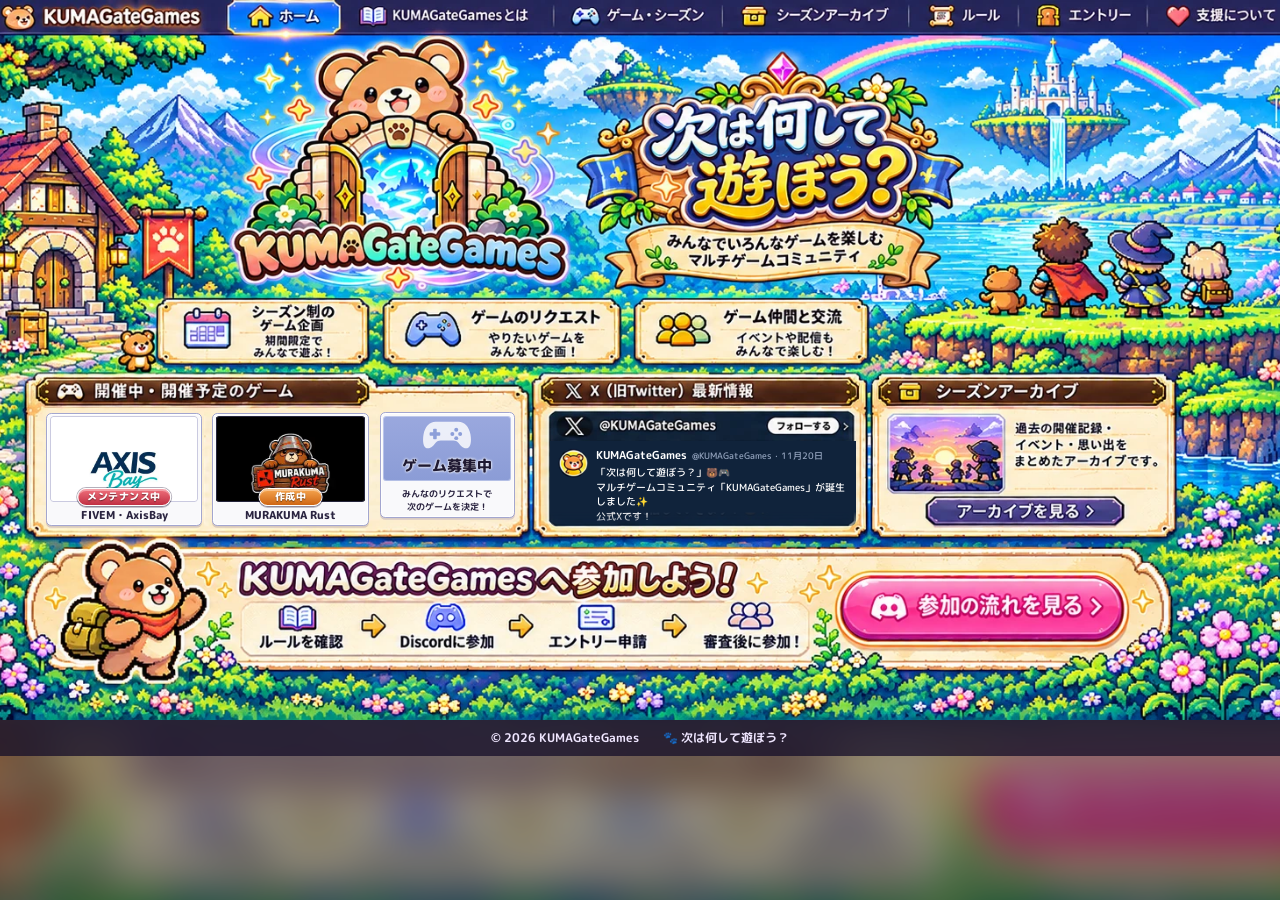
<file: index.html>
<!doctype html>
<html lang="ja">
<head>
<meta charset="utf-8"><meta name="viewport" content="width=device-width,initial-scale=1">
<meta name="theme-color" content="#2c2a59"><meta name="description" content="KUMAGateGamesは、みんなでいろいろなゲームを楽しむマルチゲームコミュニティ。次は何して遊ぼう？">
<meta property="og:title" content="KUMAGateGames｜次は何して遊ぼう？"><meta property="og:type" content="website"><meta property="og:image" content="https://kumagate.games/assets/logo.webp">
<title>KUMAGateGames｜次は何して遊ぼう？</title>
<link rel="icon" href="assets/favicon.png" type="image/png">
<link rel="preconnect" href="https://fonts.googleapis.com"><link rel="preconnect" href="https://fonts.gstatic.com" crossorigin>
<link rel="stylesheet" href="https://fonts.googleapis.com/css2?family=M+PLUS+Rounded+1c:wght@700;800&amp;display=swap">
<link rel="preload" as="image" href="assets/home-stage-wide.webp?v=2" media="(min-width:901px) and (min-aspect-ratio:13/10)">
<link rel="stylesheet" href="styles.css">
<script src="x-config.js" defer></script><script src="main.js" defer></script><script src="games-config.js" defer></script><script src="games-render.js" defer></script>
</head>
<body class="home">
<a href="#main" class="skip">メインコンテンツへ</a>
<!--
  PC（横長画面）: 横長の一枚絵 assets/home-stage-wide.webp（1916×821）の上に、
  リンク（透明）・ゲームカード・Xの投稿だけを重ねて表示します。
  位置は --x/--y/--w/--h に、絵の中のメニュー〜パネルが収まる範囲
  （絵の x=271〜1731、幅1460×高さ821）を基準にしたピクセル座標で書いています。
  （絵の中の座標 = x + 271、y はそのまま）
  スマホ（縦長画面）: 同じHTMLを縦に並べたレイアウトで表示します。
-->
<div class="stage">
<header class="topbar">
<a class="brand spot" href="index.html" style="--x:1;--y:3;--w:231;--h:34"><img src="assets/nav/brand.webp" width="232" height="35" alt="KUMAGateGames ホーム"></a>
<button class="menu-toggle" aria-label="メニューを開く" aria-controls="site-menu" aria-expanded="false">☰</button>
<nav id="site-menu" aria-label="メインナビゲーション">
<a class="spot nav-home active" aria-current="page" href="index.html" style="--x:259;--y:2;--w:130;--h:36"><img src="assets/nav/home.webp" width="31" height="27" alt=""><span>ホーム</span></a>
<a class="spot" href="about.html" style="--x:404;--y:3;--w:225;--h:34"><img src="assets/nav/about.webp" width="34" height="26" alt=""><span>KUMAGateGamesとは</span></a>
<a class="spot" href="games.html" style="--x:634;--y:3;--w:189;--h:34"><img src="assets/nav/games.webp" width="35" height="23" alt=""><span>ゲーム・シーズン</span></a>
<a class="spot" href="archive.html" style="--x:827;--y:3;--w:208;--h:34"><img src="assets/nav/archive.webp" width="32" height="27" alt=""><span>シーズンアーカイブ</span></a>
<a class="spot" href="rules.html" style="--x:1039;--y:3;--w:120;--h:34"><img src="assets/nav/rules.webp" width="32" height="29" alt=""><span>ルール</span></a>
<a class="spot" href="entry.html" style="--x:1163;--y:3;--w:144;--h:34"><img src="assets/nav/entry.webp" width="30" height="28" alt=""><span>エントリー</span></a>
<a class="spot" href="support.html" style="--x:1311;--y:3;--w:148;--h:34"><img src="assets/nav/support.webp" width="30" height="27" alt=""><span>支援について</span></a>
</nav>
</header>

<main id="main">
<section class="hero" aria-labelledby="hero-title">
<img class="hero-img" src="assets/home-hero.webp?v=2" width="1460" height="377" alt="クマのゲートと浮島の城が見えるドット絵の世界。「次は何して遊ぼう？」みんなでいろんなゲームを楽しむマルチゲームコミュニティ。" draggable="false">
<h1 id="hero-title" class="sr-only">KUMAGateGames　次は何して遊ぼう？　みんなでいろんなゲームを楽しむマルチゲームコミュニティ</h1>
<a class="spot hero-spot" href="games.html" style="--x:179;--y:342;--w:240;--h:70"><span>シーズン制のゲーム企画　期間限定でみんなで遊ぶ！</span></a>
<a class="spot hero-spot" href="games.html" style="--x:439;--y:342;--w:267;--h:70"><span>ゲームのリクエスト　やりたいゲームをみんなで企画！</span></a>
<a class="spot hero-spot" href="about.html" style="--x:724;--y:342;--w:265;--h:70"><span>ゲーム仲間と交流　イベントや配信もみんなで楽しむ！</span></a>
</section>

<section class="panel games-panel" id="games" aria-labelledby="games-title">
<h2 class="ribbon" id="games-title"><img src="assets/home-ribbon-games.webp" width="934" height="78" alt="開催中・開催予定のゲーム"></h2>
<!-- 中身は games-config.js から games-render.js が作ります（下は読み込み前の初期表示） -->
<div class="game-grid" id="game-grid">
<article class="game-card game-card--game scene-axisbay"><div class="game-art"><img src="assets/axisbay-card-v2.webp" alt="AxisBayのロゴ"></div><span class="status status--maintenance">メンテナンス中</span><strong class="game-title">FIVEM・AxisBay</strong></article>
<article class="game-card game-card--game scene-rust"><div class="game-art"><img src="assets/murakuma-card-prod.webp" alt="MURAKUMA Rustのロゴ"></div><span class="status status--building">作成中</span><strong class="game-title">MURAKUMA Rust</strong></article>
<article class="game-card game-card--request scene-request"><div class="req-top"><span class="req-icon" aria-hidden="true"></span><strong class="req-title">ゲーム募集中</strong></div><p class="req-text">みんなのリクエストで
次のゲームを決定！</p></article>
</div>
</section>

<section class="panel x-panel" id="news" aria-labelledby="x-title">
<h2 class="ribbon" id="x-title"><img src="assets/home-ribbon-x.webp" width="880" height="80" alt="X（旧Twitter）最新情報"></h2>
<div class="x-card">
<div class="x-head">
<a class="x-profile spot" id="x-link" href="https://x.com/KumaGateGames" target="_blank" rel="noopener noreferrer" style="--x:627;--y:469;--w:244;--h:33"><span class="x-logo" aria-hidden="true">𝕏</span><span class="x-handle">@KUMAGateGames</span><span class="sr-only">（公式Xのプロフィールを新しいタブで開く）</span></a>
<a class="x-follow spot" id="x-follow" href="https://x.com/intent/follow?screen_name=KumaGateGames" target="_blank" rel="noopener noreferrer" style="--x:873;--y:471;--w:98;--h:28"><span>フォローする</span><span class="sr-only">（Xでフォローの確認画面を開きます）</span></a>
</div>
<div class="x-body" id="x-feed" style="--x:627;--y:503;--w:349;--h:97">
<div class="x-fallback">
<img class="x-avatar" src="assets/home-x-avatar.webp" width="100" height="94" alt="">
<div><strong>KUMAGateGames</strong><span class="x-sub">@KUMAGateGames</span>
<p>KUMAGateGames 公式アカウントです！<br>これからのゲーム開催情報やイベントのお知らせなどを発信していきます！🐻✨</p></div>
</div>
</div>
</div>
</section>

<section class="panel archive-panel" id="archive" aria-labelledby="archive-title">
<h2 class="ribbon" id="archive-title"><img src="assets/home-ribbon-archive.webp" width="726" height="76" alt="シーズンアーカイブ"></h2>
<a class="archive-link spot" href="archive.html" style="--x:1009;--y:468;--w:326;--h:133">
<img class="archive-thumb" src="assets/home-archive-thumb.webp" width="160" height="111" alt="">
<span class="archive-text">過去の開催記録・イベント・思い出をまとめたアーカイブです。</span>
<span class="archive-button">アーカイブを見る ❯</span>
</a>
</section>

<section class="join" aria-labelledby="join-title">
<img class="join-bear" src="assets/home-join-bear.webp" width="472" height="398" alt="">
<h2 class="join-title" id="join-title"><span>KUMAGateGamesへ</span><span>参加しよう！</span></h2>
<ol class="join-steps">
<li><a class="spot" href="rules.html" style="--x:285;--y:683;--w:116;--h:62"><span aria-hidden="true">📖</span><span>ルールを確認</span></a></li>
<li><a class="spot" href="entry.html" style="--x:450;--y:683;--w:121;--h:62"><span aria-hidden="true">💬</span><span>Discordに参加</span></a></li>
<li><a class="spot" href="entry.html" style="--x:621;--y:683;--w:126;--h:62"><span aria-hidden="true">📝</span><span>エントリー申請</span></a></li>
<li><a class="spot" href="entry.html" style="--x:795;--y:683;--w:126;--h:62"><span aria-hidden="true">👥</span><span>審査後に参加！</span></a></li>
</ol>
<a class="join-button spot" href="entry.html" style="--x:957;--y:650;--w:334;--h:92"><span>参加の流れを見る ❯</span></a>
</section>
</main>
</div>
<footer class="footer"><span>© 2026 KUMAGateGames</span><span>🐾 次は何して遊ぼう？</span></footer>
</body>
</html>
</file>
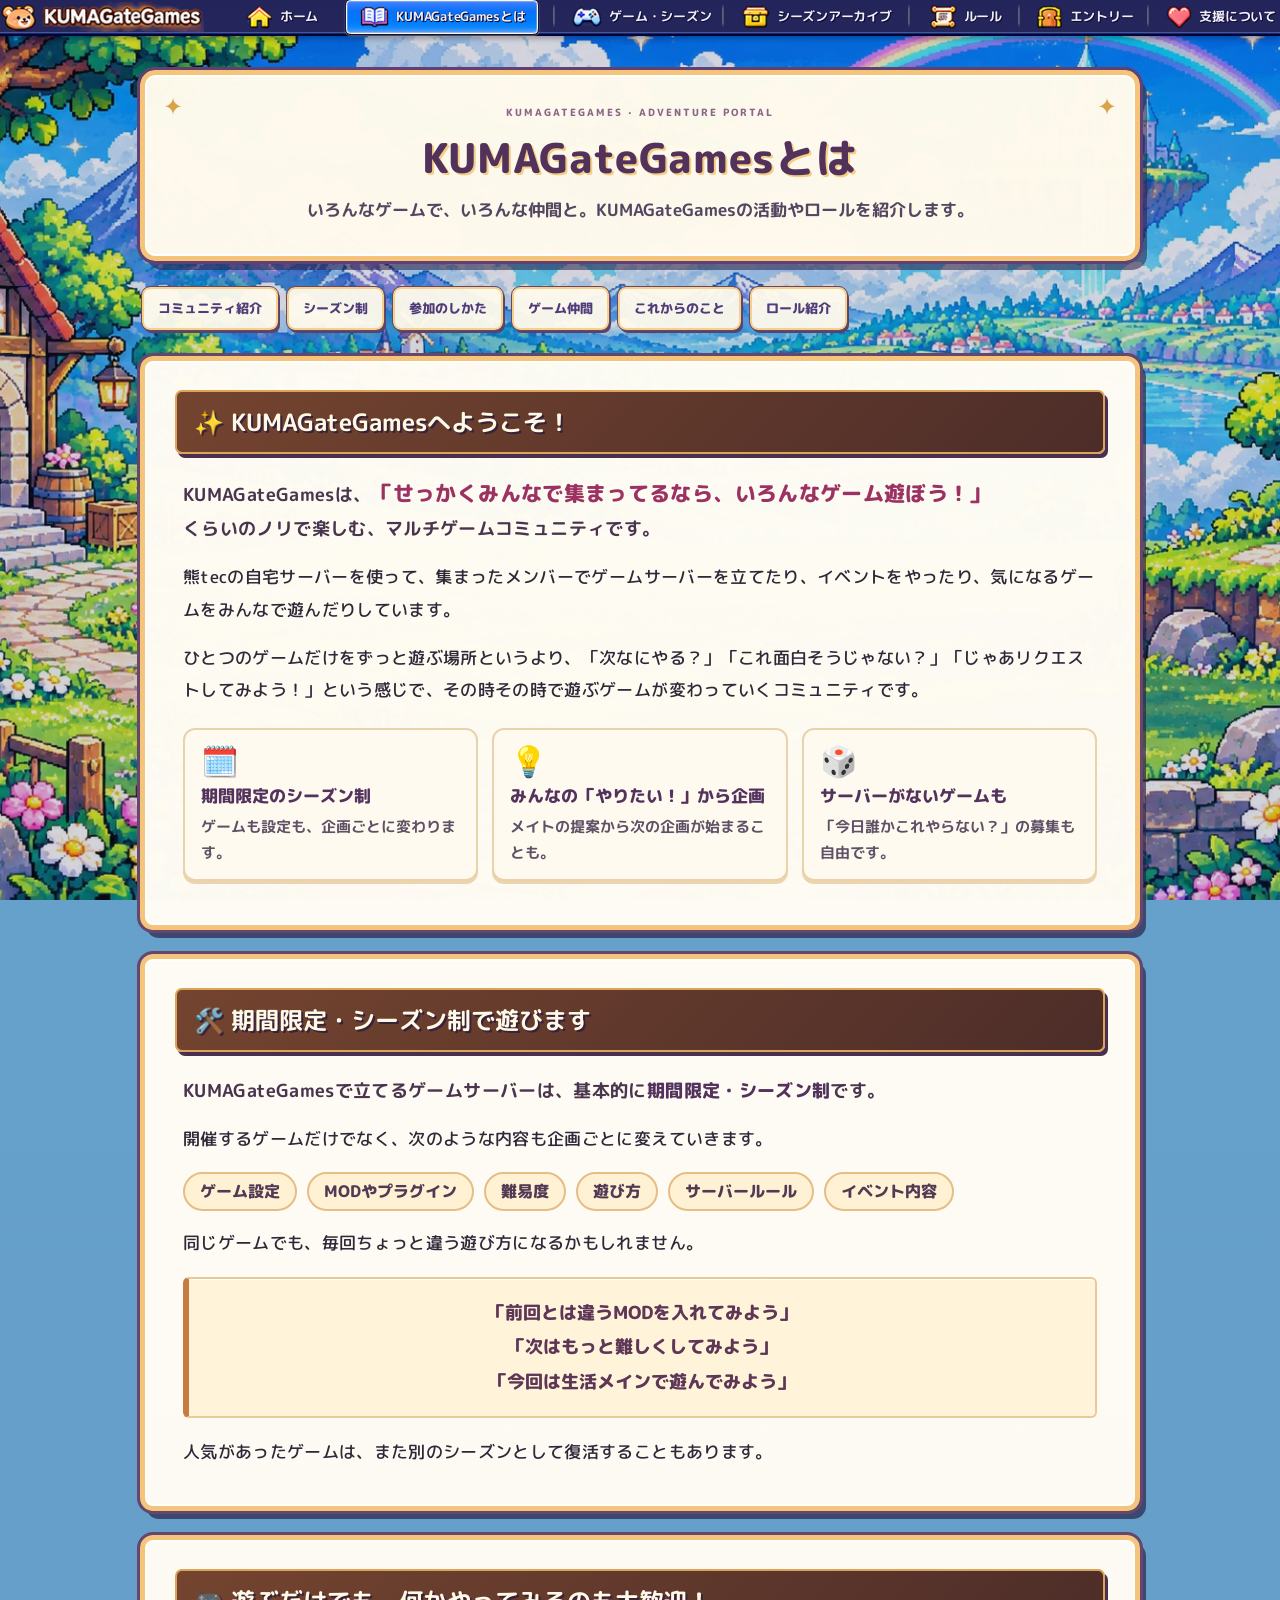
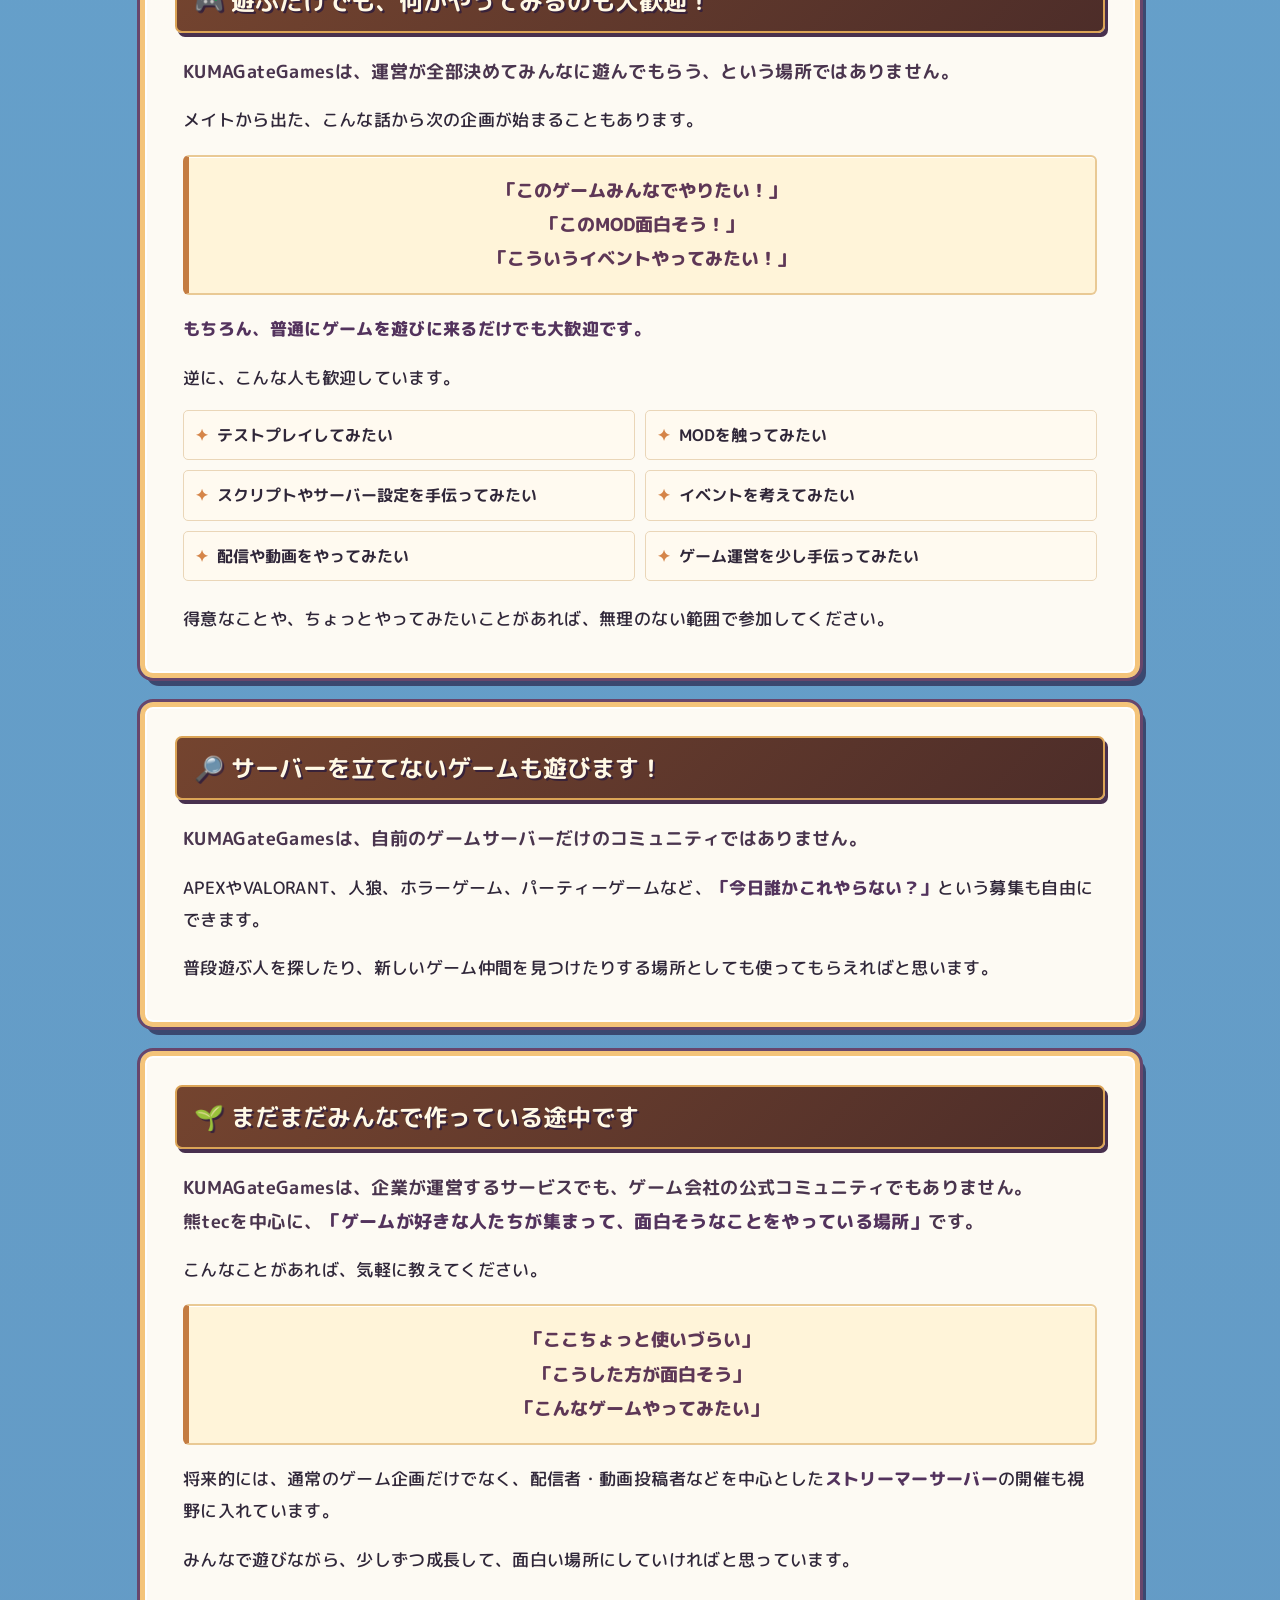
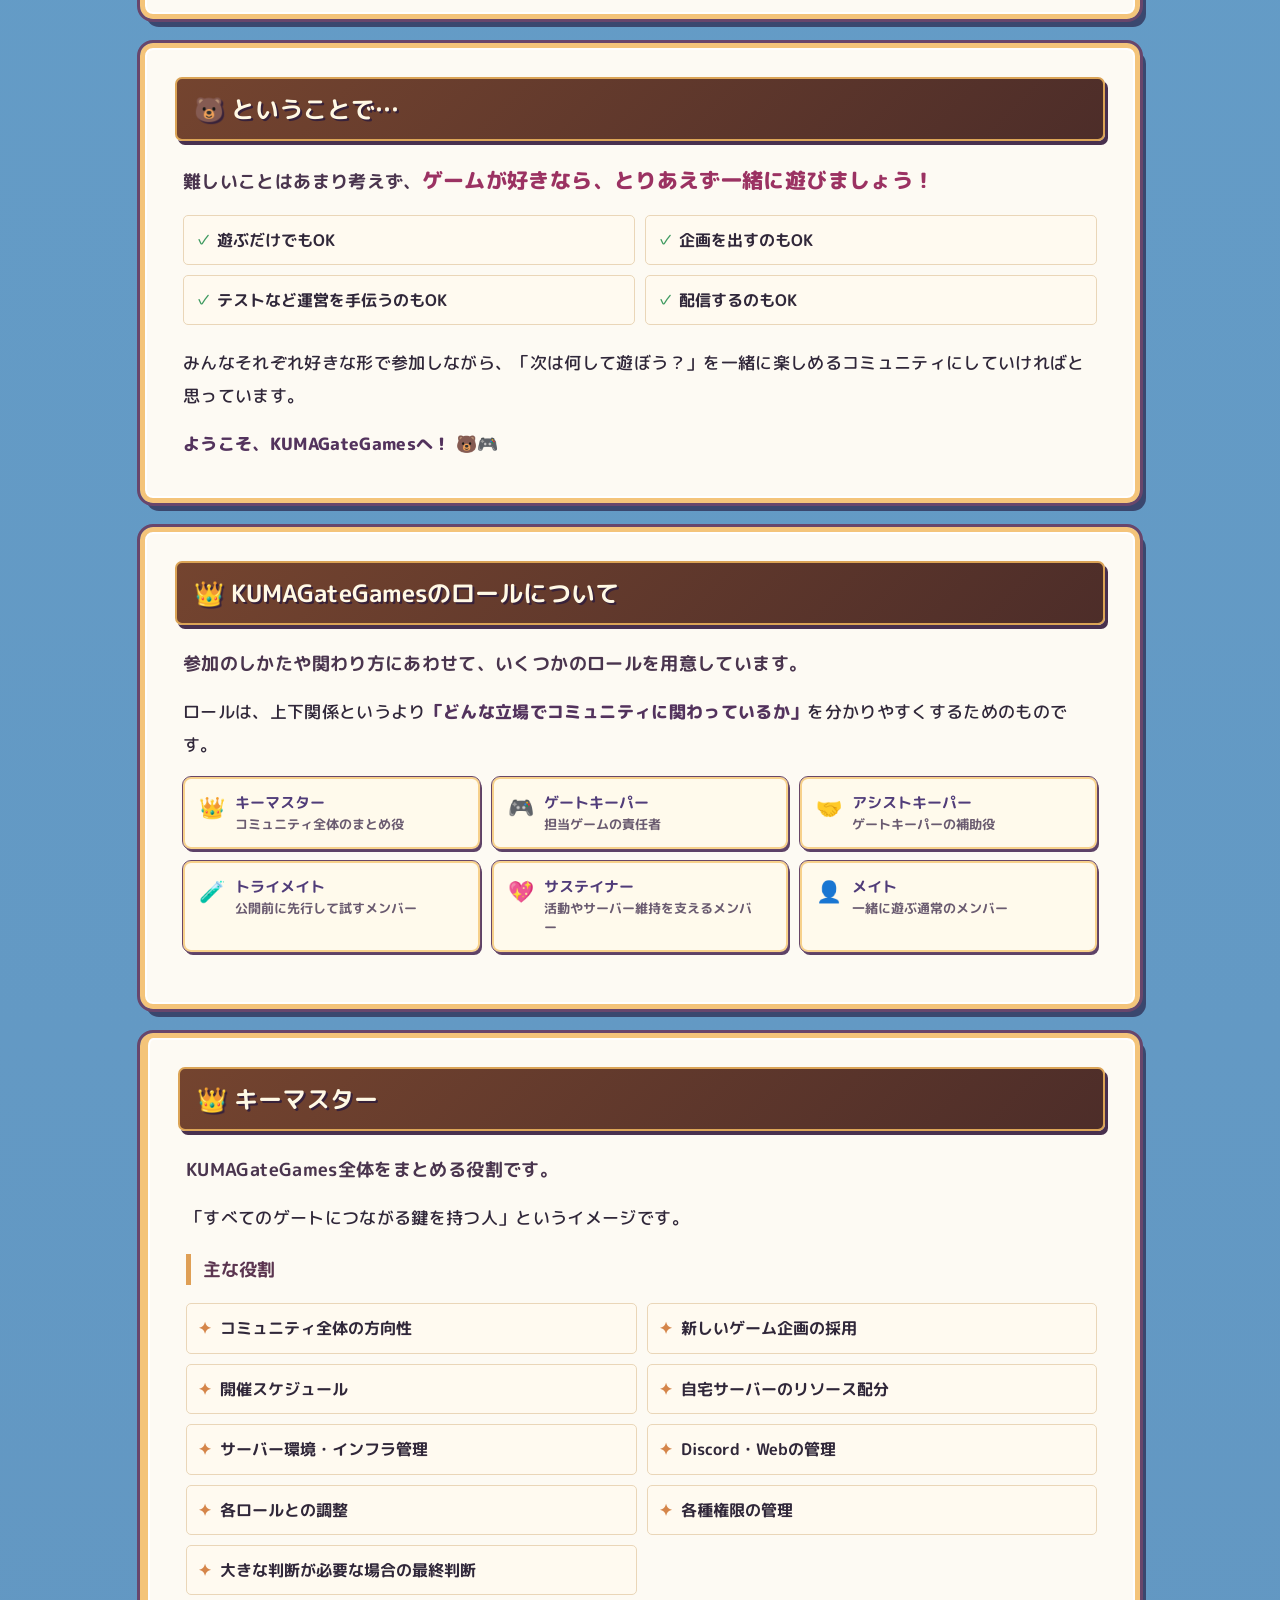
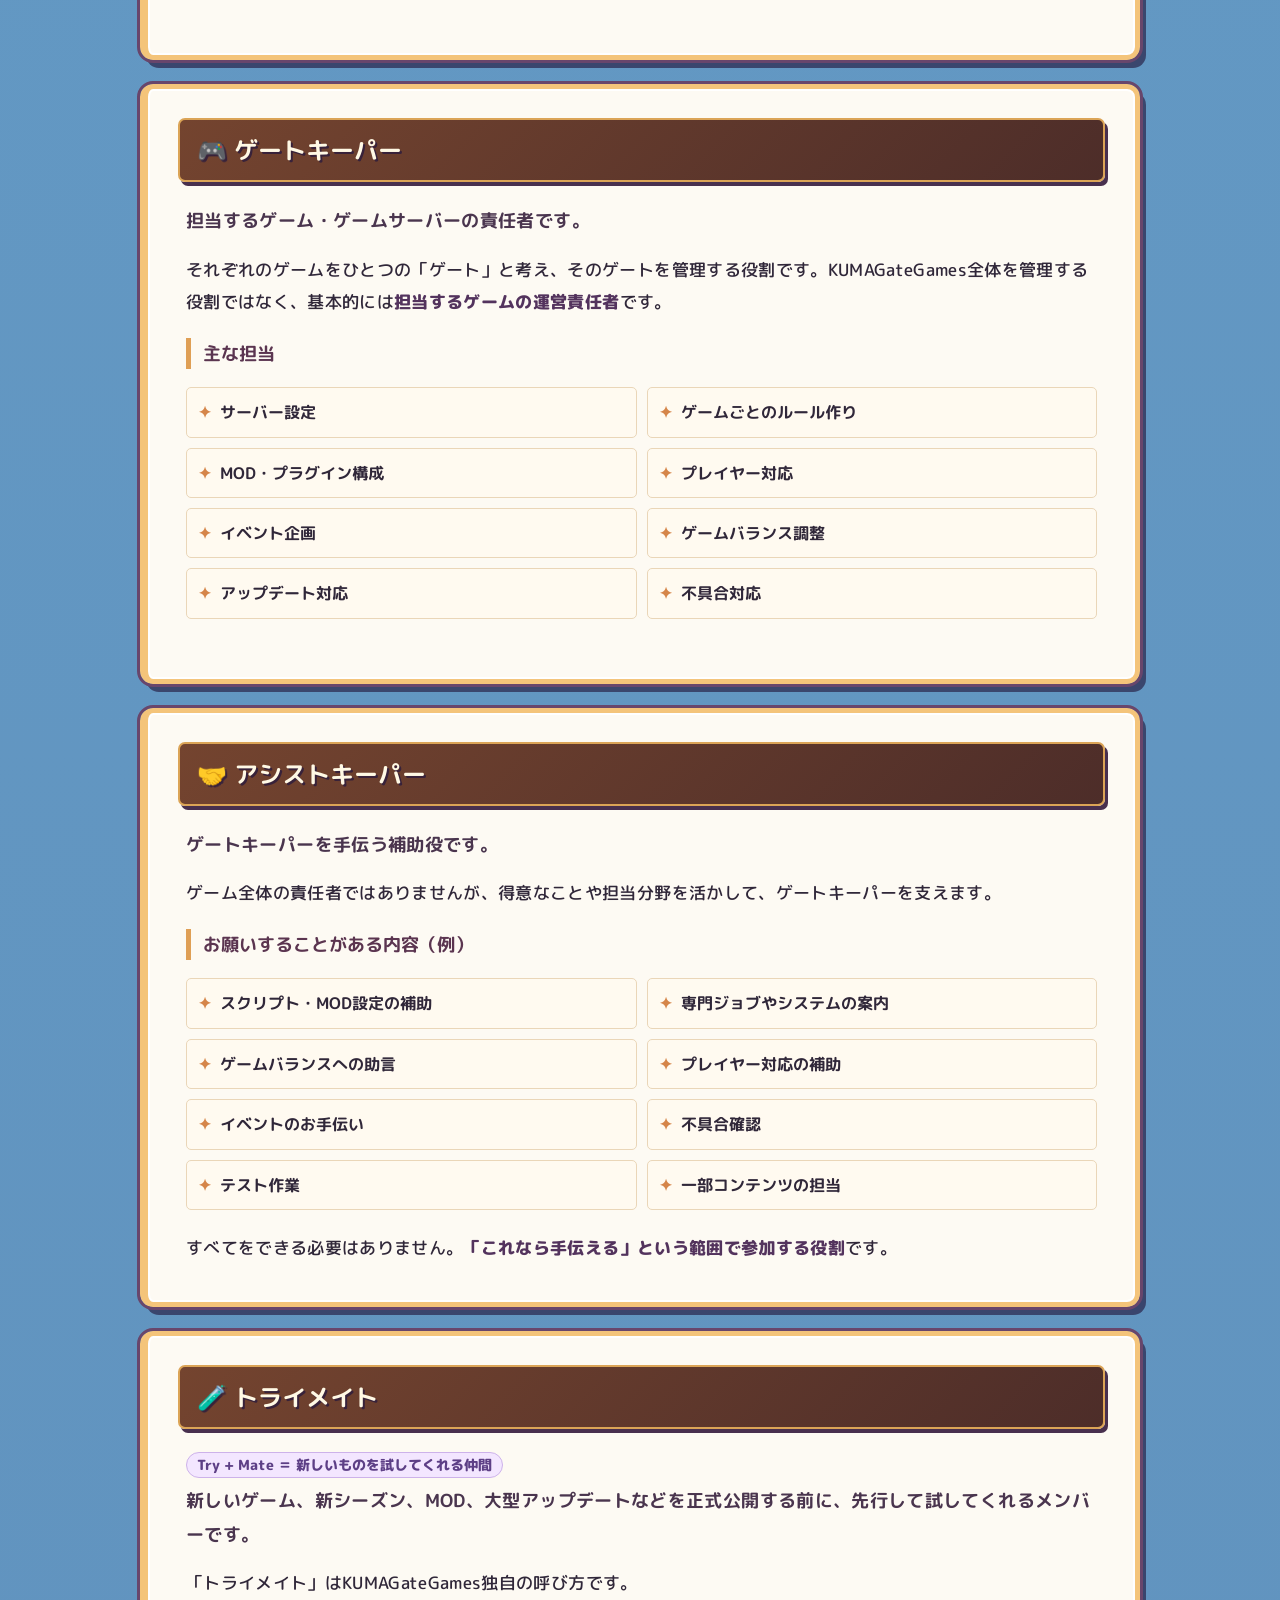
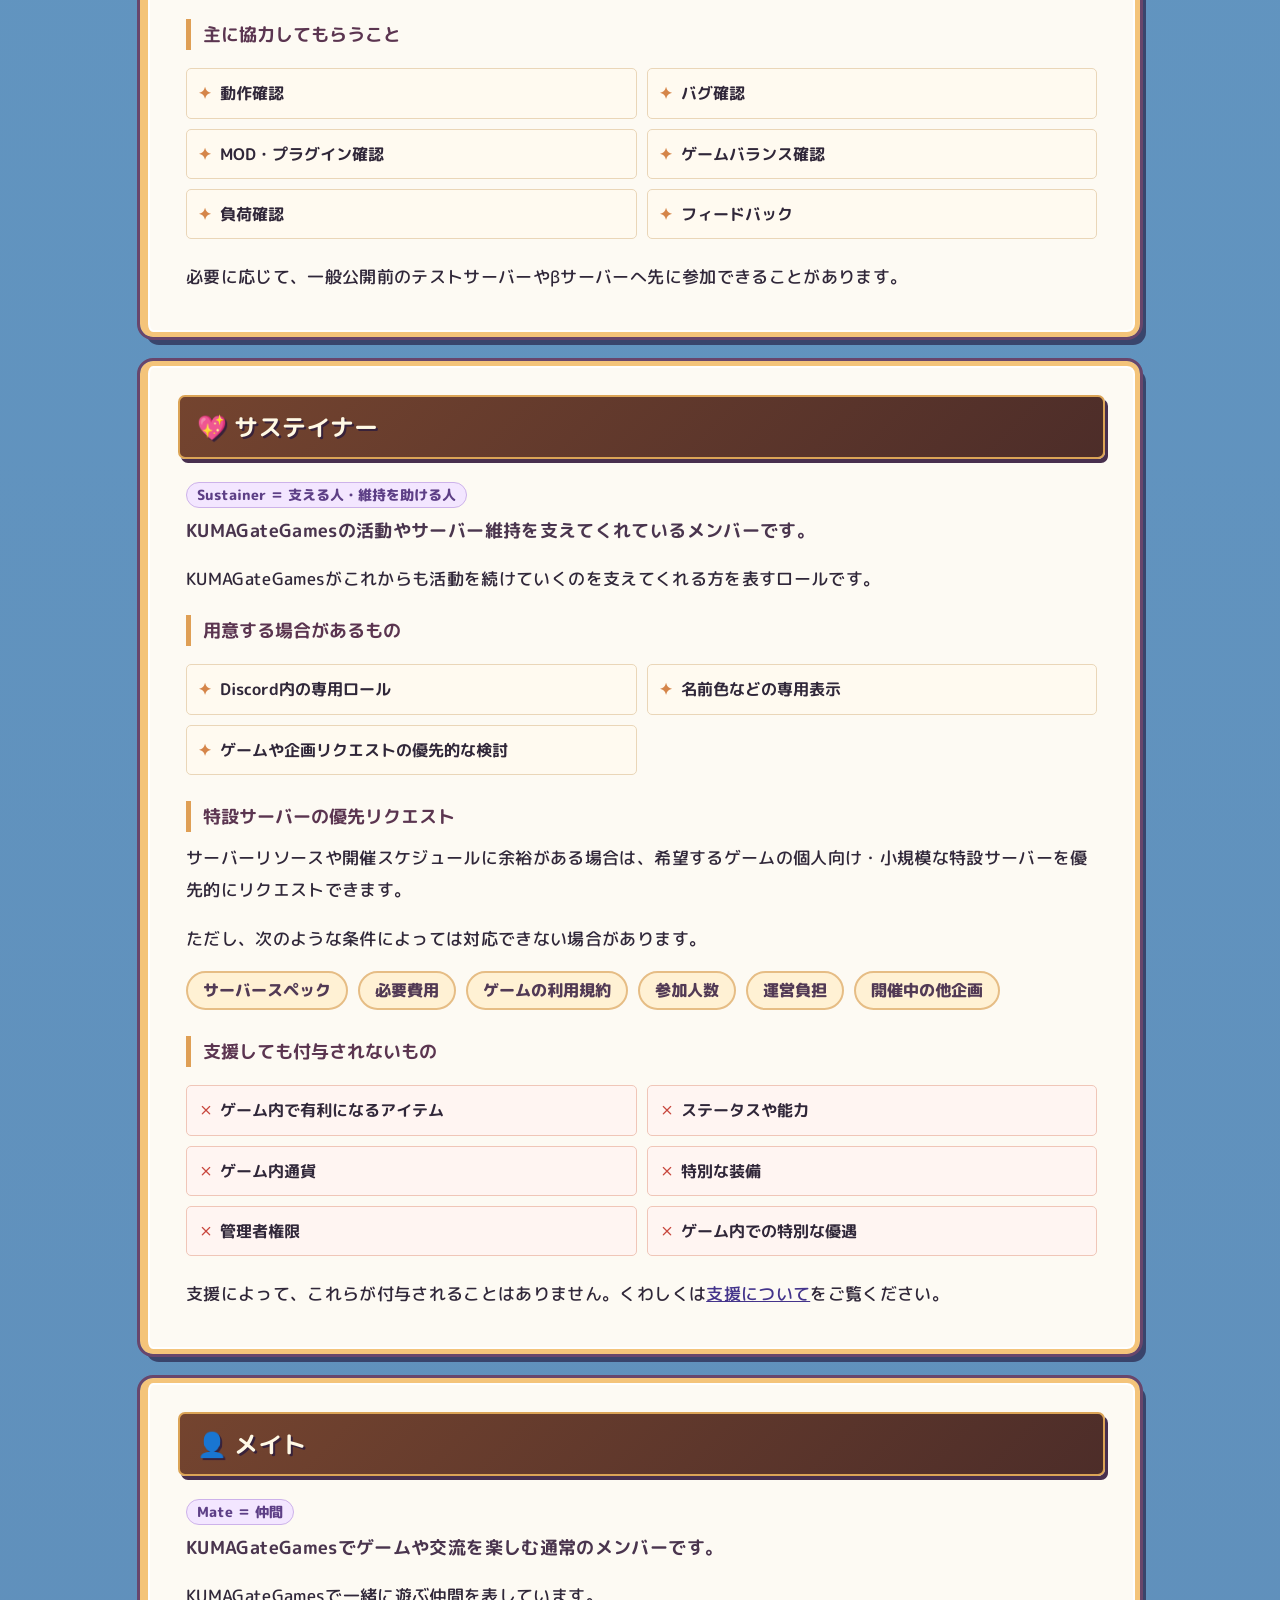
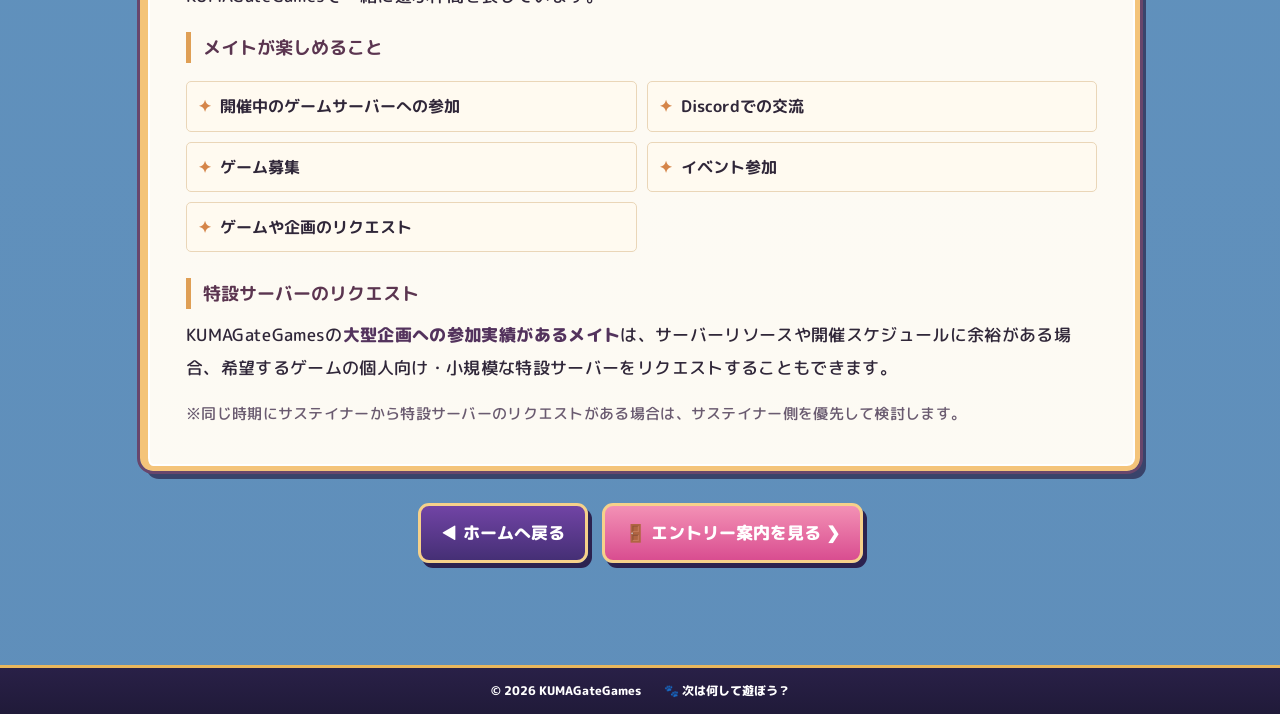
<file: about.html>
<!DOCTYPE html>

<html lang="ja"><head><meta charset="utf-8"/><meta content="width=device-width,initial-scale=1" name="viewport"/>
<meta content="#29204a" name="theme-color"/><meta content="いろんなゲームで、いろんな仲間と。KUMAGateGamesの活動やロールを紹介します。" name="description"/>
<title>KUMAGateGamesとは｜KUMAGateGames</title><link href="assets/favicon.png" rel="icon" type="image/png"/>
<link href="https://fonts.googleapis.com" rel="preconnect"/><link crossorigin="" href="https://fonts.gstatic.com" rel="preconnect"/><link href="https://fonts.googleapis.com/css2?family=M+PLUS+Rounded+1c:wght@400;500;700;800&amp;display=swap" rel="stylesheet"/><link href="subpage.css" rel="stylesheet"/><link href="nav.css" rel="stylesheet"/><script defer="" src="main.js"></script></head>
<body><a class="skip" href="#content">本文へ移動</a>
<header class="gnav"><div class="gnav-inner"><a class="gnav-brand" href="index.html"><img src="assets/nav/brand.webp" width="232" height="35" alt="KUMAGateGames ホーム"></a><button aria-controls="site-menu" aria-expanded="false" aria-label="メニューを開く" class="menu-toggle">☰</button><nav aria-label="メインナビゲーション" id="site-menu"><a href="index.html"><img src="assets/nav/home.webp" width="31" height="27" alt="" style="--iw:31"><span>ホーム</span></a><a href="about.html" aria-current="page" class="active"><img src="assets/nav/about.webp" width="34" height="26" alt="" style="--iw:34"><span>KUMAGateGamesとは</span></a><a href="games.html"><img src="assets/nav/games.webp" width="35" height="23" alt="" style="--iw:35"><span>ゲーム・シーズン</span></a><a href="archive.html"><img src="assets/nav/archive.webp" width="32" height="27" alt="" style="--iw:32"><span>シーズンアーカイブ</span></a><a href="rules.html"><img src="assets/nav/rules.webp" width="32" height="29" alt="" style="--iw:32"><span>ルール</span></a><a href="entry.html"><img src="assets/nav/entry.webp" width="30" height="28" alt="" style="--iw:30"><span>エントリー</span></a><a href="support.html"><img src="assets/nav/support.webp" width="30" height="27" alt="" style="--iw:30"><span>支援について</span></a></nav></div></header>
<div class="subworld"><main class="page-main page-about" id="content"><div class="page-banner"><span class="eyebrow">KUMAGATEGAMES · ADVENTURE PORTAL</span><h1>KUMAGateGamesとは</h1><p>いろんなゲームで、いろんな仲間と。KUMAGateGamesの活動やロールを紹介します。</p></div>
<div aria-label="ページ内目次" class="in-page-nav"><a href="#intro">コミュニティ紹介</a><a href="#season">シーズン制</a><a href="#play">参加のしかた</a><a href="#friends">ゲーム仲間</a><a href="#future">これからのこと</a><a href="#roles">ロール紹介</a></div>

<section class="content-panel article-section" id="intro"><h2>✨ KUMAGateGamesへようこそ！</h2>
<p class="section-lead">KUMAGateGamesは、<strong class="quoted">「せっかくみんなで集まってるなら、いろんなゲーム遊ぼう！」</strong><br>くらいのノリで楽しむ、マルチゲームコミュニティです。</p>
<p>熊tecの自宅サーバーを使って、集まったメンバーでゲームサーバーを立てたり、イベントをやったり、気になるゲームをみんなで遊んだりしています。</p>
<p>ひとつのゲームだけをずっと遊ぶ場所というより、「次なにやる？」「これ面白そうじゃない？」「じゃあリクエストしてみよう！」という感じで、その時その時で遊ぶゲームが変わっていくコミュニティです。</p>
<ul class="feature-cards">
<li><span class="fc-icon" aria-hidden="true">🗓️</span><strong>期間限定のシーズン制</strong><span>ゲームも設定も、企画ごとに変わります。</span></li>
<li><span class="fc-icon" aria-hidden="true">💡</span><strong>みんなの「やりたい！」から企画</strong><span>メイトの提案から次の企画が始まることも。</span></li>
<li><span class="fc-icon" aria-hidden="true">🎲</span><strong>サーバーがないゲームも</strong><span>「今日誰かこれやらない？」の募集も自由です。</span></li>
</ul>
</section>

<section class="content-panel article-section" id="season"><h2>🛠️ 期間限定・シーズン制で遊びます</h2>
<p class="section-lead">KUMAGateGamesで立てるゲームサーバーは、基本的に<strong>期間限定・シーズン制</strong>です。</p>
<p>開催するゲームだけでなく、次のような内容も企画ごとに変えていきます。</p>
<ul class="chip-list"><li>ゲーム設定</li><li>MODやプラグイン</li><li>難易度</li><li>遊び方</li><li>サーバールール</li><li>イベント内容</li></ul>
<p>同じゲームでも、毎回ちょっと違う遊び方になるかもしれません。</p>
<div class="quote-lines">「前回とは違うMODを入れてみよう」<br>「次はもっと難しくしてみよう」<br>「今回は生活メインで遊んでみよう」</div>
<p>人気があったゲームは、また別のシーズンとして復活することもあります。</p>
</section>

<section class="content-panel article-section" id="play"><h2>🎮 遊ぶだけでも、何かやってみるのも大歓迎！</h2>
<p class="section-lead">KUMAGateGamesは、運営が全部決めてみんなに遊んでもらう、という場所ではありません。</p>
<p>メイトから出た、こんな話から次の企画が始まることもあります。</p>
<div class="quote-lines">「このゲームみんなでやりたい！」<br>「このMOD面白そう！」<br>「こういうイベントやってみたい！」</div>
<p><strong>もちろん、普通にゲームを遊びに来るだけでも大歓迎です。</strong></p>
<p>逆に、こんな人も歓迎しています。</p>
<ul class="pixel-list dense-list"><li>テストプレイしてみたい</li><li>MODを触ってみたい</li><li>スクリプトやサーバー設定を手伝ってみたい</li><li>イベントを考えてみたい</li><li>配信や動画をやってみたい</li><li>ゲーム運営を少し手伝ってみたい</li></ul>
<p class="after-list">得意なことや、ちょっとやってみたいことがあれば、無理のない範囲で参加してください。</p>
</section>

<section class="content-panel article-section" id="friends"><h2>🔎 サーバーを立てないゲームも遊びます！</h2>
<p class="section-lead">KUMAGateGamesは、自前のゲームサーバーだけのコミュニティではありません。</p>
<p>APEXやVALORANT、人狼、ホラーゲーム、パーティーゲームなど、<strong>「今日誰かこれやらない？」</strong>という募集も自由にできます。</p>
<p>普段遊ぶ人を探したり、新しいゲーム仲間を見つけたりする場所としても使ってもらえればと思います。</p>
</section>

<section class="content-panel article-section" id="future"><h2>🌱 まだまだみんなで作っている途中です</h2>
<p class="section-lead">KUMAGateGamesは、企業が運営するサービスでも、ゲーム会社の公式コミュニティでもありません。<br>熊tecを中心に、<strong>「ゲームが好きな人たちが集まって、面白そうなことをやっている場所」</strong>です。</p>
<p>こんなことがあれば、気軽に教えてください。</p>
<div class="quote-lines">「ここちょっと使いづらい」<br>「こうした方が面白そう」<br>「こんなゲームやってみたい」</div>
<p>将来的には、通常のゲーム企画だけでなく、配信者・動画投稿者などを中心とした<strong>ストリーマーサーバー</strong>の開催も視野に入れています。</p>
<p>みんなで遊びながら、少しずつ成長して、面白い場所にしていければと思っています。</p>
</section>

<section class="content-panel article-section" id="closing"><h2>🐻 ということで…</h2>
<p class="section-lead">難しいことはあまり考えず、<strong class="quoted">ゲームが好きなら、とりあえず一緒に遊びましょう！</strong></p>
<ul class="pixel-list ok"><li>遊ぶだけでもOK</li><li>企画を出すのもOK</li><li>テストなど運営を手伝うのもOK</li><li>配信するのもOK</li></ul>
<p class="after-list">みんなそれぞれ好きな形で参加しながら、「次は何して遊ぼう？」を一緒に楽しめるコミュニティにしていければと思っています。</p>
<p><strong>ようこそ、KUMAGateGamesへ！ 🐻🎮</strong></p>
</section>

<section class="content-panel article-section" id="roles"><h2>👑 KUMAGateGamesのロールについて</h2>
<p class="section-lead">参加のしかたや関わり方にあわせて、いくつかのロールを用意しています。</p>
<p>ロールは、上下関係というより<strong>「どんな立場でコミュニティに関わっているか」</strong>を分かりやすくするためのものです。</p>
<div class="role-overview">
<a href="#role-0"><span aria-hidden="true">👑</span><span class="ro-text"><b>キーマスター</b><small>コミュニティ全体のまとめ役</small></span></a>
<a href="#role-1"><span aria-hidden="true">🎮</span><span class="ro-text"><b>ゲートキーパー</b><small>担当ゲームの責任者</small></span></a>
<a href="#role-2"><span aria-hidden="true">🤝</span><span class="ro-text"><b>アシストキーパー</b><small>ゲートキーパーの補助役</small></span></a>
<a href="#role-3"><span aria-hidden="true">🧪</span><span class="ro-text"><b>トライメイト</b><small>公開前に先行して試すメンバー</small></span></a>
<a href="#role-4"><span aria-hidden="true">💖</span><span class="ro-text"><b>サステイナー</b><small>活動やサーバー維持を支えるメンバー</small></span></a>
<a href="#role-5"><span aria-hidden="true">👤</span><span class="ro-text"><b>メイト</b><small>一緒に遊ぶ通常のメンバー</small></span></a>
</div>
</section>

<section class="content-panel article-section role-section" id="role-0"><h2>👑 キーマスター</h2>
<p class="section-lead">KUMAGateGames全体をまとめる役割です。</p>
<p>「すべてのゲートにつながる鍵を持つ人」というイメージです。</p>
<h3>主な役割</h3>
<ul class="pixel-list dense-list"><li>コミュニティ全体の方向性</li><li>新しいゲーム企画の採用</li><li>開催スケジュール</li><li>自宅サーバーのリソース配分</li><li>サーバー環境・インフラ管理</li><li>Discord・Webの管理</li><li>各ロールとの調整</li><li>各種権限の管理</li><li>大きな判断が必要な場合の最終判断</li></ul>
</section>

<section class="content-panel article-section role-section" id="role-1"><h2>🎮 ゲートキーパー</h2>
<p class="section-lead">担当するゲーム・ゲームサーバーの責任者です。</p>
<p>それぞれのゲームをひとつの「ゲート」と考え、そのゲートを管理する役割です。KUMAGateGames全体を管理する役割ではなく、基本的には<strong>担当するゲームの運営責任者</strong>です。</p>
<h3>主な担当</h3>
<ul class="pixel-list dense-list"><li>サーバー設定</li><li>ゲームごとのルール作り</li><li>MOD・プラグイン構成</li><li>プレイヤー対応</li><li>イベント企画</li><li>ゲームバランス調整</li><li>アップデート対応</li><li>不具合対応</li></ul>
</section>

<section class="content-panel article-section role-section" id="role-2"><h2>🤝 アシストキーパー</h2>
<p class="section-lead">ゲートキーパーを手伝う補助役です。</p>
<p>ゲーム全体の責任者ではありませんが、得意なことや担当分野を活かして、ゲートキーパーを支えます。</p>
<h3>お願いすることがある内容（例）</h3>
<ul class="pixel-list dense-list"><li>スクリプト・MOD設定の補助</li><li>専門ジョブやシステムの案内</li><li>ゲームバランスへの助言</li><li>プレイヤー対応の補助</li><li>イベントのお手伝い</li><li>不具合確認</li><li>テスト作業</li><li>一部コンテンツの担当</li></ul>
<p class="after-list">すべてをできる必要はありません。<strong>「これなら手伝える」という範囲で参加する役割</strong>です。</p>
</section>

<section class="content-panel article-section role-section" id="role-3"><h2>🧪 トライメイト</h2>
<span class="role-tag">Try + Mate ＝ 新しいものを試してくれる仲間</span>
<p class="section-lead">新しいゲーム、新シーズン、MOD、大型アップデートなどを正式公開する前に、先行して試してくれるメンバーです。</p>
<p>「トライメイト」はKUMAGateGames独自の呼び方です。</p>
<h3>主に協力してもらうこと</h3>
<ul class="pixel-list dense-list"><li>動作確認</li><li>バグ確認</li><li>MOD・プラグイン確認</li><li>ゲームバランス確認</li><li>負荷確認</li><li>フィードバック</li></ul>
<p class="after-list">必要に応じて、一般公開前のテストサーバーやβサーバーへ先に参加できることがあります。</p>
</section>

<section class="content-panel article-section role-section" id="role-4"><h2>💖 サステイナー</h2>
<span class="role-tag">Sustainer ＝ 支える人・維持を助ける人</span>
<p class="section-lead">KUMAGateGamesの活動やサーバー維持を支えてくれているメンバーです。</p>
<p>KUMAGateGamesがこれからも活動を続けていくのを支えてくれる方を表すロールです。</p>
<h3>用意する場合があるもの</h3>
<ul class="pixel-list"><li>Discord内の専用ロール</li><li>名前色などの専用表示</li><li>ゲームや企画リクエストの優先的な検討</li></ul>
<h3>特設サーバーの優先リクエスト</h3>
<p>サーバーリソースや開催スケジュールに余裕がある場合は、希望するゲームの個人向け・小規模な特設サーバーを優先的にリクエストできます。</p>
<p>ただし、次のような条件によっては対応できない場合があります。</p>
<ul class="chip-list"><li>サーバースペック</li><li>必要費用</li><li>ゲームの利用規約</li><li>参加人数</li><li>運営負担</li><li>開催中の他企画</li></ul>
<h3>支援しても付与されないもの</h3>
<ul class="pixel-list ng dense-list three"><li>ゲーム内で有利になるアイテム</li><li>ステータスや能力</li><li>ゲーム内通貨</li><li>特別な装備</li><li>管理者権限</li><li>ゲーム内での特別な優遇</li></ul>
<p class="after-list">支援によって、これらが付与されることはありません。くわしくは<a href="support.html">支援について</a>をご覧ください。</p>
</section>

<section class="content-panel article-section role-section" id="role-5"><h2>👤 メイト</h2>
<span class="role-tag">Mate ＝ 仲間</span>
<p class="section-lead">KUMAGateGamesでゲームや交流を楽しむ通常のメンバーです。</p>
<p>KUMAGateGamesで一緒に遊ぶ仲間を表しています。</p>
<h3>メイトが楽しめること</h3>
<ul class="pixel-list"><li>開催中のゲームサーバーへの参加</li><li>Discordでの交流</li><li>ゲーム募集</li><li>イベント参加</li><li>ゲームや企画のリクエスト</li></ul>
<h3>特設サーバーのリクエスト</h3>
<p>KUMAGateGamesの<strong>大型企画への参加実績があるメイト</strong>は、サーバーリソースや開催スケジュールに余裕がある場合、希望するゲームの個人向け・小規模な特設サーバーをリクエストすることもできます。</p>
<p class="muted">※同じ時期にサステイナーから特設サーバーのリクエストがある場合は、サステイナー側を優先して検討します。</p>
</section>
<div class="back-home"><a href="index.html">◀ ホームへ戻る</a><a href="entry.html">🚪 エントリー案内を見る ❯</a></div></main></div>
<footer class="subfooter">© 2026 KUMAGateGames <span>🐾 次は何して遊ぼう？</span></footer></body></html>
</file>
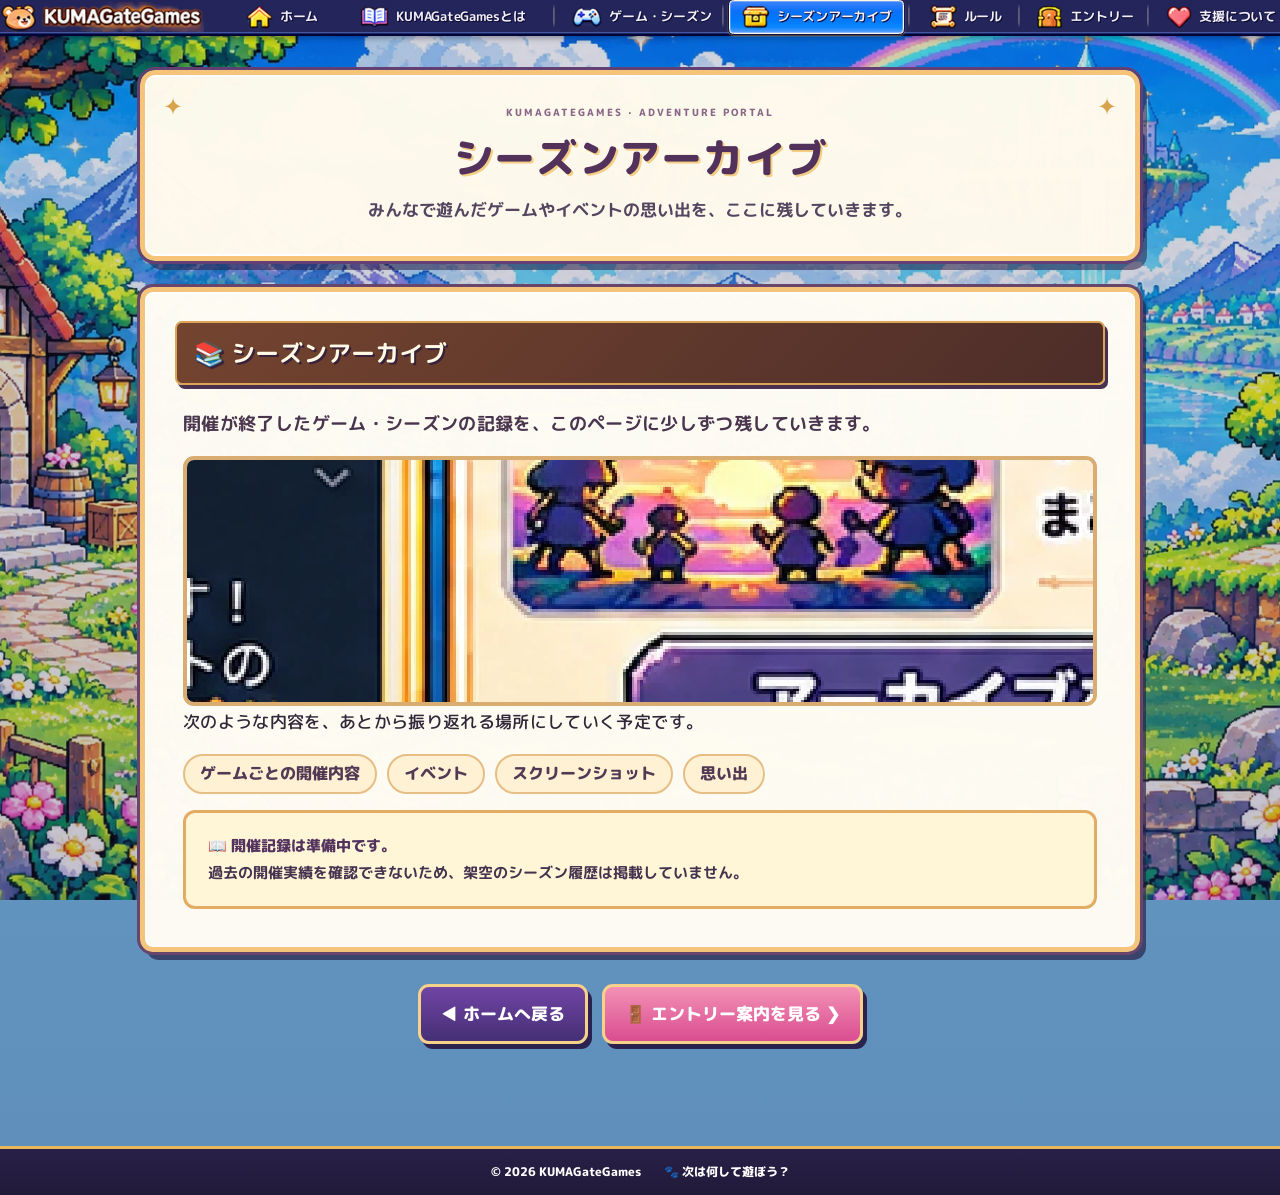
<file: archive.html>
<!DOCTYPE html>

<html lang="ja"><head><meta charset="utf-8"/><meta content="width=device-width,initial-scale=1" name="viewport"/>
<meta content="#29204a" name="theme-color"/><meta content="みんなで遊んだゲームやイベントの思い出を、ここに残していきます。" name="description"/>
<title>シーズンアーカイブ｜KUMAGateGames</title><link href="assets/favicon.png" rel="icon" type="image/png"/>
<link href="https://fonts.googleapis.com" rel="preconnect"/><link crossorigin="" href="https://fonts.gstatic.com" rel="preconnect"/><link href="https://fonts.googleapis.com/css2?family=M+PLUS+Rounded+1c:wght@400;500;700;800&amp;display=swap" rel="stylesheet"/><link href="subpage.css" rel="stylesheet"/><link href="nav.css" rel="stylesheet"/><script defer="" src="main.js"></script></head>
<body><a class="skip" href="#content">本文へ移動</a>
<header class="gnav"><div class="gnav-inner"><a class="gnav-brand" href="index.html"><img src="assets/nav/brand.webp" width="232" height="35" alt="KUMAGateGames ホーム"></a><button aria-controls="site-menu" aria-expanded="false" aria-label="メニューを開く" class="menu-toggle">☰</button><nav aria-label="メインナビゲーション" id="site-menu"><a href="index.html"><img src="assets/nav/home.webp" width="31" height="27" alt="" style="--iw:31"><span>ホーム</span></a><a href="about.html"><img src="assets/nav/about.webp" width="34" height="26" alt="" style="--iw:34"><span>KUMAGateGamesとは</span></a><a href="games.html"><img src="assets/nav/games.webp" width="35" height="23" alt="" style="--iw:35"><span>ゲーム・シーズン</span></a><a href="archive.html" aria-current="page" class="active"><img src="assets/nav/archive.webp" width="32" height="27" alt="" style="--iw:32"><span>シーズンアーカイブ</span></a><a href="rules.html"><img src="assets/nav/rules.webp" width="32" height="29" alt="" style="--iw:32"><span>ルール</span></a><a href="entry.html"><img src="assets/nav/entry.webp" width="30" height="28" alt="" style="--iw:30"><span>エントリー</span></a><a href="support.html"><img src="assets/nav/support.webp" width="30" height="27" alt="" style="--iw:30"><span>支援について</span></a></nav></div></header>
<div class="subworld"><main class="page-main page-archive" id="content"><div class="page-banner"><span class="eyebrow">KUMAGATEGAMES · ADVENTURE PORTAL</span><h1>シーズンアーカイブ</h1><p>みんなで遊んだゲームやイベントの思い出を、ここに残していきます。</p></div>

<section class="content-panel article-section"><h2>📚 シーズンアーカイブ</h2>
<p class="section-lead">開催が終了したゲーム・シーズンの記録を、このページに少しずつ残していきます。</p>
<img alt="仲間たちの冒険をイメージしたドット絵" class="wide-art" src="assets/archive-scene.webp">
<p>次のような内容を、あとから振り返れる場所にしていく予定です。</p>
<ul class="chip-list"><li>ゲームごとの開催内容</li><li>イベント</li><li>スクリーンショット</li><li>思い出</li></ul>
<div class="notice">📖 <strong>開催記録は準備中です。</strong><br>過去の開催実績を確認できないため、架空のシーズン履歴は掲載していません。</div>
</section>
<div class="back-home"><a href="index.html">◀ ホームへ戻る</a><a href="entry.html">🚪 エントリー案内を見る ❯</a></div></main></div>
<footer class="subfooter">© 2026 KUMAGateGames <span>🐾 次は何して遊ぼう？</span></footer></body></html>
</file>
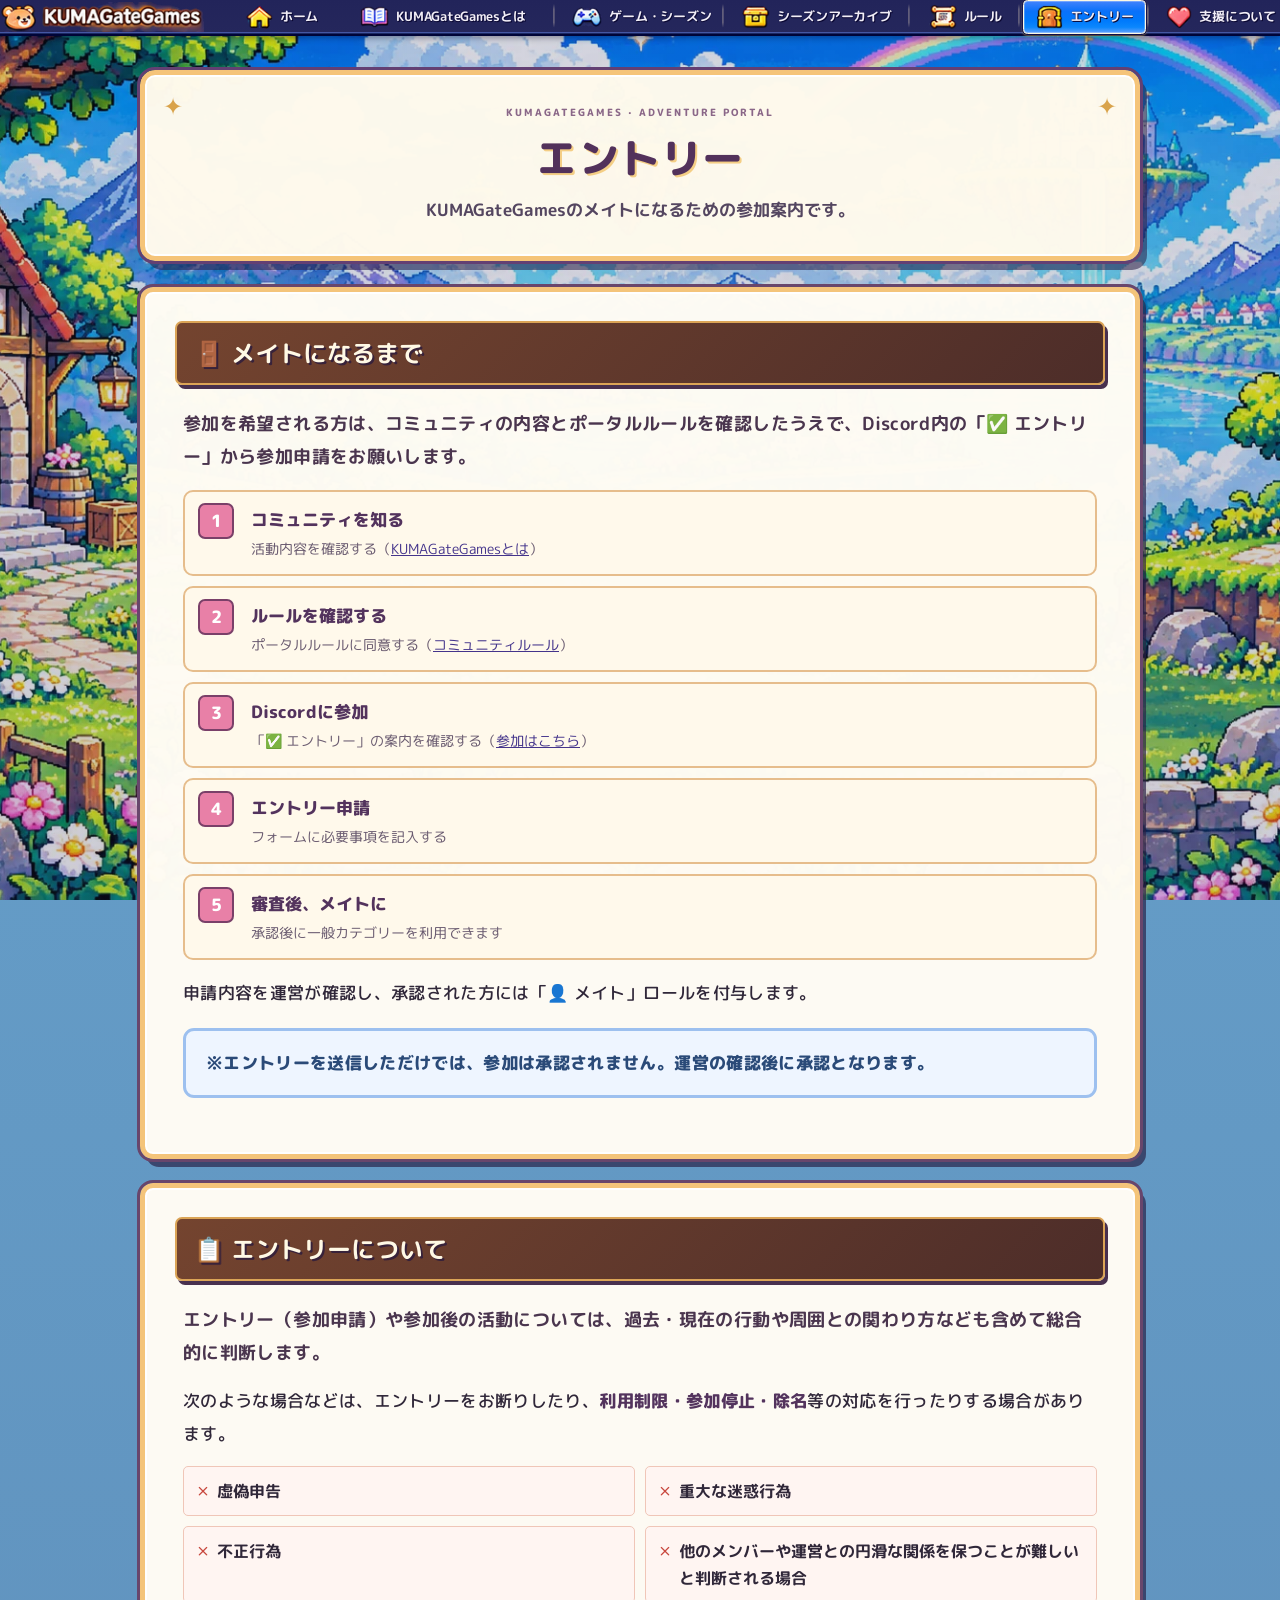
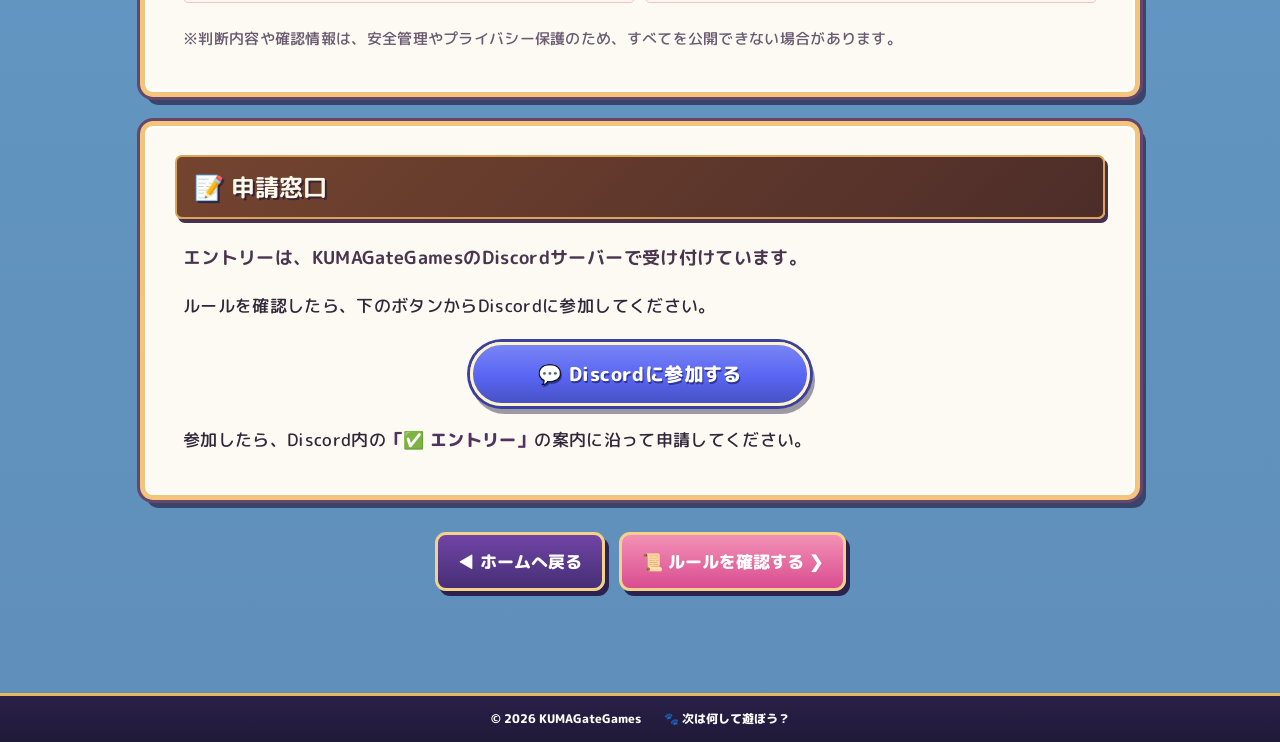
<file: entry.html>
<!DOCTYPE html>

<html lang="ja"><head><meta charset="utf-8"/><meta content="width=device-width,initial-scale=1" name="viewport"/>
<meta content="#29204a" name="theme-color"/><meta content="KUMAGateGamesのメイトになるための参加案内です。" name="description"/>
<title>エントリー｜KUMAGateGames</title><link href="assets/favicon.png" rel="icon" type="image/png"/>
<link href="https://fonts.googleapis.com" rel="preconnect"/><link crossorigin="" href="https://fonts.gstatic.com" rel="preconnect"/><link href="https://fonts.googleapis.com/css2?family=M+PLUS+Rounded+1c:wght@400;500;700;800&amp;display=swap" rel="stylesheet"/><link href="subpage.css" rel="stylesheet"/><link href="nav.css" rel="stylesheet"/><script defer="" src="main.js"></script></head>
<body><a class="skip" href="#content">本文へ移動</a>
<header class="gnav"><div class="gnav-inner"><a class="gnav-brand" href="index.html"><img src="assets/nav/brand.webp" width="232" height="35" alt="KUMAGateGames ホーム"></a><button aria-controls="site-menu" aria-expanded="false" aria-label="メニューを開く" class="menu-toggle">☰</button><nav aria-label="メインナビゲーション" id="site-menu"><a href="index.html"><img src="assets/nav/home.webp" width="31" height="27" alt="" style="--iw:31"><span>ホーム</span></a><a href="about.html"><img src="assets/nav/about.webp" width="34" height="26" alt="" style="--iw:34"><span>KUMAGateGamesとは</span></a><a href="games.html"><img src="assets/nav/games.webp" width="35" height="23" alt="" style="--iw:35"><span>ゲーム・シーズン</span></a><a href="archive.html"><img src="assets/nav/archive.webp" width="32" height="27" alt="" style="--iw:32"><span>シーズンアーカイブ</span></a><a href="rules.html"><img src="assets/nav/rules.webp" width="32" height="29" alt="" style="--iw:32"><span>ルール</span></a><a href="entry.html" aria-current="page" class="active"><img src="assets/nav/entry.webp" width="30" height="28" alt="" style="--iw:30"><span>エントリー</span></a><a href="support.html"><img src="assets/nav/support.webp" width="30" height="27" alt="" style="--iw:30"><span>支援について</span></a></nav></div></header>
<div class="subworld"><main class="page-main page-entry" id="content"><div class="page-banner"><span class="eyebrow">KUMAGATEGAMES · ADVENTURE PORTAL</span><h1>エントリー</h1><p>KUMAGateGamesのメイトになるための参加案内です。</p></div>

<section class="content-panel article-section" id="flow"><h2>🚪 メイトになるまで</h2>
<p class="section-lead">参加を希望される方は、コミュニティの内容とポータルルールを確認したうえで、Discord内の「✅ エントリー」から参加申請をお願いします。</p>
<ol class="steps-list"><li><strong>コミュニティを知る</strong><span>活動内容を確認する（<a href="about.html">KUMAGateGamesとは</a>）</span></li><li><strong>ルールを確認する</strong><span>ポータルルールに同意する（<a href="rules.html">コミュニティルール</a>）</span></li><li><strong>Discordに参加</strong><span>「✅ エントリー」の案内を確認する（<a href="#apply">参加はこちら</a>）</span></li><li><strong>エントリー申請</strong><span>フォームに必要事項を記入する</span></li><li><strong>審査後、メイトに</strong><span>承認後に一般カテゴリーを利用できます</span></li></ol>
<p>申請内容を運営が確認し、承認された方には「👤 メイト」ロールを付与します。</p>
<div class="callout blue"><p>※エントリーを送信しただけでは、参加は承認されません。運営の確認後に承認となります。</p></div>
</section>

<section class="content-panel article-section" id="entry-rule"><h2>📋 エントリーについて</h2>
<p class="section-lead">エントリー（参加申請）や参加後の活動については、過去・現在の行動や周囲との関わり方なども含めて総合的に判断します。</p>
<p>次のような場合などは、エントリーをお断りしたり、<strong>利用制限・参加停止・除名</strong>等の対応を行ったりする場合があります。</p>
<ul class="pixel-list ng"><li>虚偽申告</li><li>重大な迷惑行為</li><li>不正行為</li><li>他のメンバーや運営との円滑な関係を保つことが難しいと判断される場合</li></ul>
<p class="after-list muted">※判断内容や確認情報は、安全管理やプライバシー保護のため、すべてを公開できない場合があります。</p>
</section>

<section class="content-panel article-section" id="apply"><h2>📝 申請窓口</h2>
<p class="section-lead">エントリーは、KUMAGateGamesのDiscordサーバーで受け付けています。</p>
<p>ルールを確認したら、下のボタンからDiscordに参加してください。</p>
<div class="discord-cta"><a class="discord-button" href="https://discord.gg/xZHfUC2eR2" target="_blank" rel="noopener noreferrer">💬 Discordに参加する<span class="sr-only">（新しいタブで開きます）</span></a></div>
<p>参加したら、Discord内の<strong>「✅ エントリー」</strong>の案内に沿って申請してください。</p>
</section>
<div class="back-home"><a href="index.html">◀ ホームへ戻る</a><a href="rules.html">📜 ルールを確認する ❯</a></div></main></div>
<footer class="subfooter">© 2026 KUMAGateGames <span>🐾 次は何して遊ぼう？</span></footer></body></html>
</file>
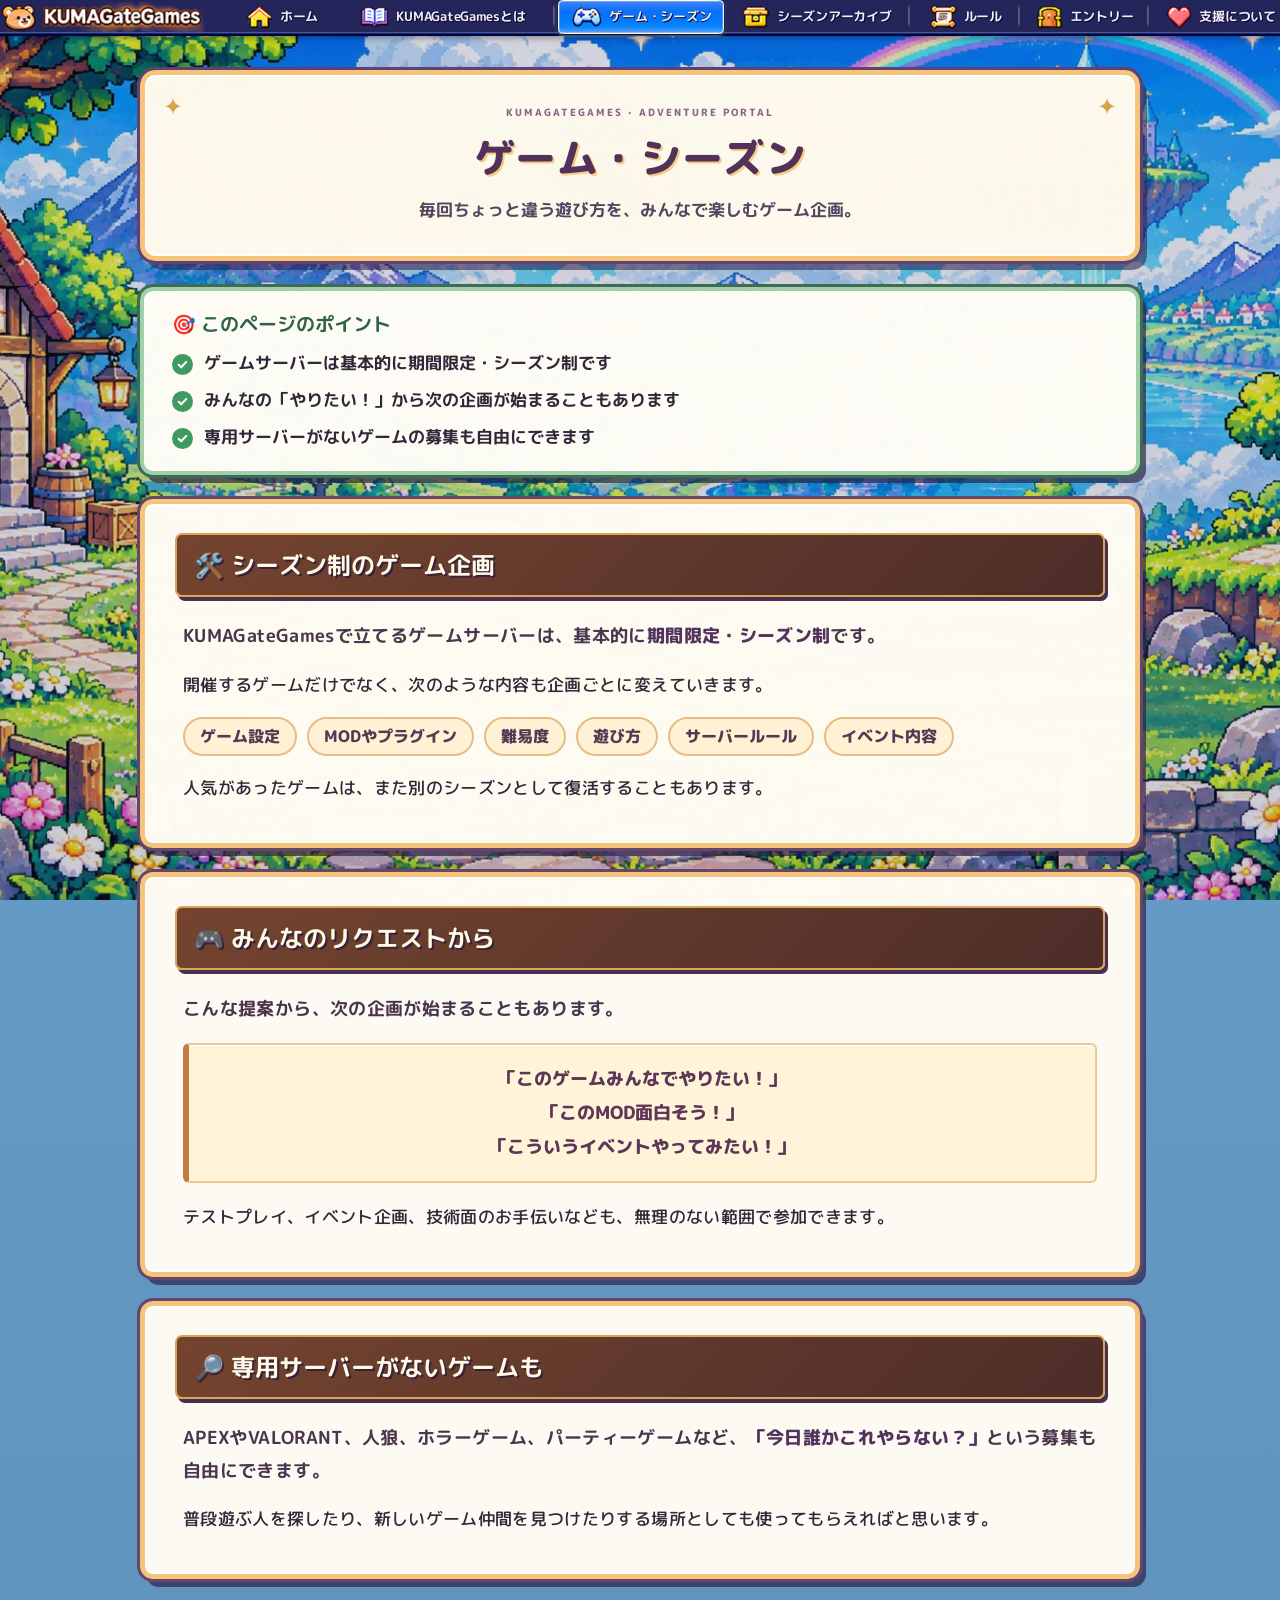
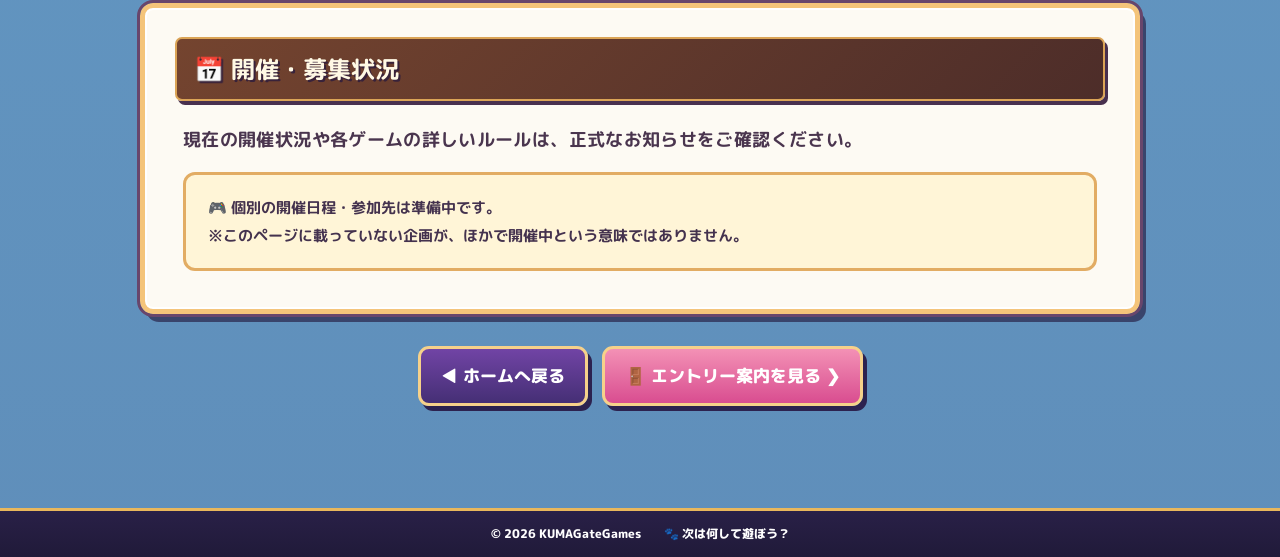
<file: games.html>
<!DOCTYPE html>

<html lang="ja"><head><meta charset="utf-8"/><meta content="width=device-width,initial-scale=1" name="viewport"/>
<meta content="#29204a" name="theme-color"/><meta content="毎回ちょっと違う遊び方を、みんなで楽しむゲーム企画。" name="description"/>
<title>ゲーム・シーズン｜KUMAGateGames</title><link href="assets/favicon.png" rel="icon" type="image/png"/>
<link href="https://fonts.googleapis.com" rel="preconnect"/><link crossorigin="" href="https://fonts.gstatic.com" rel="preconnect"/><link href="https://fonts.googleapis.com/css2?family=M+PLUS+Rounded+1c:wght@400;500;700;800&amp;display=swap" rel="stylesheet"/><link href="subpage.css" rel="stylesheet"/><link href="nav.css" rel="stylesheet"/><script defer="" src="main.js"></script></head>
<body><a class="skip" href="#content">本文へ移動</a>
<header class="gnav"><div class="gnav-inner"><a class="gnav-brand" href="index.html"><img src="assets/nav/brand.webp" width="232" height="35" alt="KUMAGateGames ホーム"></a><button aria-controls="site-menu" aria-expanded="false" aria-label="メニューを開く" class="menu-toggle">☰</button><nav aria-label="メインナビゲーション" id="site-menu"><a href="index.html"><img src="assets/nav/home.webp" width="31" height="27" alt="" style="--iw:31"><span>ホーム</span></a><a href="about.html"><img src="assets/nav/about.webp" width="34" height="26" alt="" style="--iw:34"><span>KUMAGateGamesとは</span></a><a href="games.html" aria-current="page" class="active"><img src="assets/nav/games.webp" width="35" height="23" alt="" style="--iw:35"><span>ゲーム・シーズン</span></a><a href="archive.html"><img src="assets/nav/archive.webp" width="32" height="27" alt="" style="--iw:32"><span>シーズンアーカイブ</span></a><a href="rules.html"><img src="assets/nav/rules.webp" width="32" height="29" alt="" style="--iw:32"><span>ルール</span></a><a href="entry.html"><img src="assets/nav/entry.webp" width="30" height="28" alt="" style="--iw:30"><span>エントリー</span></a><a href="support.html"><img src="assets/nav/support.webp" width="30" height="27" alt="" style="--iw:30"><span>支援について</span></a></nav></div></header>
<div class="subworld"><main class="page-main page-games" id="content"><div class="page-banner"><span class="eyebrow">KUMAGATEGAMES · ADVENTURE PORTAL</span><h1>ゲーム・シーズン</h1><p>毎回ちょっと違う遊び方を、みんなで楽しむゲーム企画。</p></div>

<section class="summary-box" aria-labelledby="games-summary"><h2 id="games-summary">🎯 このページのポイント</h2>
<ul class="check-list"><li>ゲームサーバーは基本的に<strong>期間限定・シーズン制</strong>です</li><li>みんなの「やりたい！」から次の企画が始まることもあります</li><li>専用サーバーがないゲームの募集も自由にできます</li></ul>
</section>

<section class="content-panel article-section"><h2>🛠️ シーズン制のゲーム企画</h2>
<p class="section-lead">KUMAGateGamesで立てるゲームサーバーは、基本的に<strong>期間限定・シーズン制</strong>です。</p>
<p>開催するゲームだけでなく、次のような内容も企画ごとに変えていきます。</p>
<ul class="chip-list"><li>ゲーム設定</li><li>MODやプラグイン</li><li>難易度</li><li>遊び方</li><li>サーバールール</li><li>イベント内容</li></ul>
<p>人気があったゲームは、また別のシーズンとして復活することもあります。</p>
</section>

<section class="content-panel article-section"><h2>🎮 みんなのリクエストから</h2>
<p class="section-lead">こんな提案から、次の企画が始まることもあります。</p>
<div class="quote-lines">「このゲームみんなでやりたい！」<br>「このMOD面白そう！」<br>「こういうイベントやってみたい！」</div>
<p>テストプレイ、イベント企画、技術面のお手伝いなども、無理のない範囲で参加できます。</p>
</section>

<section class="content-panel article-section"><h2>🔎 専用サーバーがないゲームも</h2>
<p class="section-lead">APEXやVALORANT、人狼、ホラーゲーム、パーティーゲームなど、<strong>「今日誰かこれやらない？」</strong>という募集も自由にできます。</p>
<p>普段遊ぶ人を探したり、新しいゲーム仲間を見つけたりする場所としても使ってもらえればと思います。</p>
</section>

<section class="content-panel article-section"><h2>📅 開催・募集状況</h2>
<p class="section-lead">現在の開催状況や各ゲームの詳しいルールは、正式なお知らせをご確認ください。</p>
<div class="notice">🎮 個別の開催日程・参加先は準備中です。<br>※このページに載っていない企画が、ほかで開催中という意味ではありません。</div>
</section>
<div class="back-home"><a href="index.html">◀ ホームへ戻る</a><a href="entry.html">🚪 エントリー案内を見る ❯</a></div></main></div>
<footer class="subfooter">© 2026 KUMAGateGames <span>🐾 次は何して遊ぼう？</span></footer></body></html>
</file>
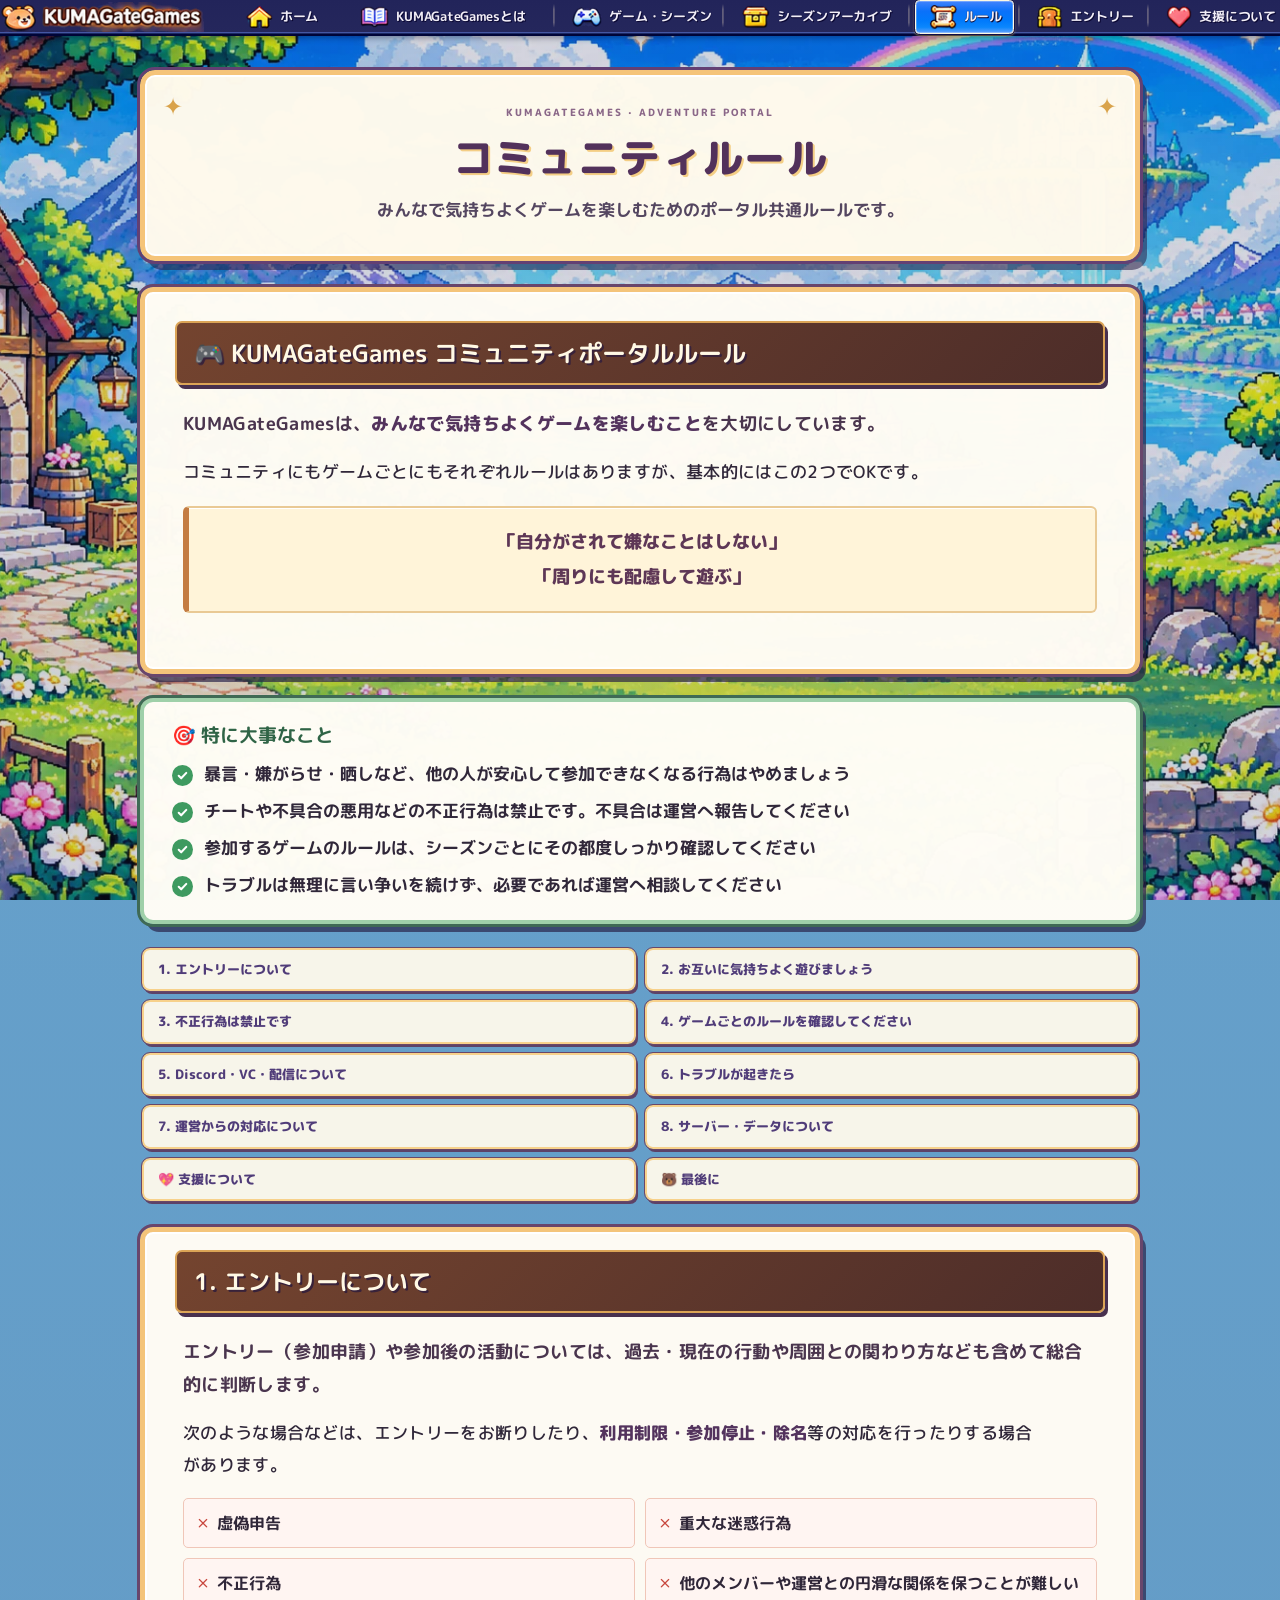
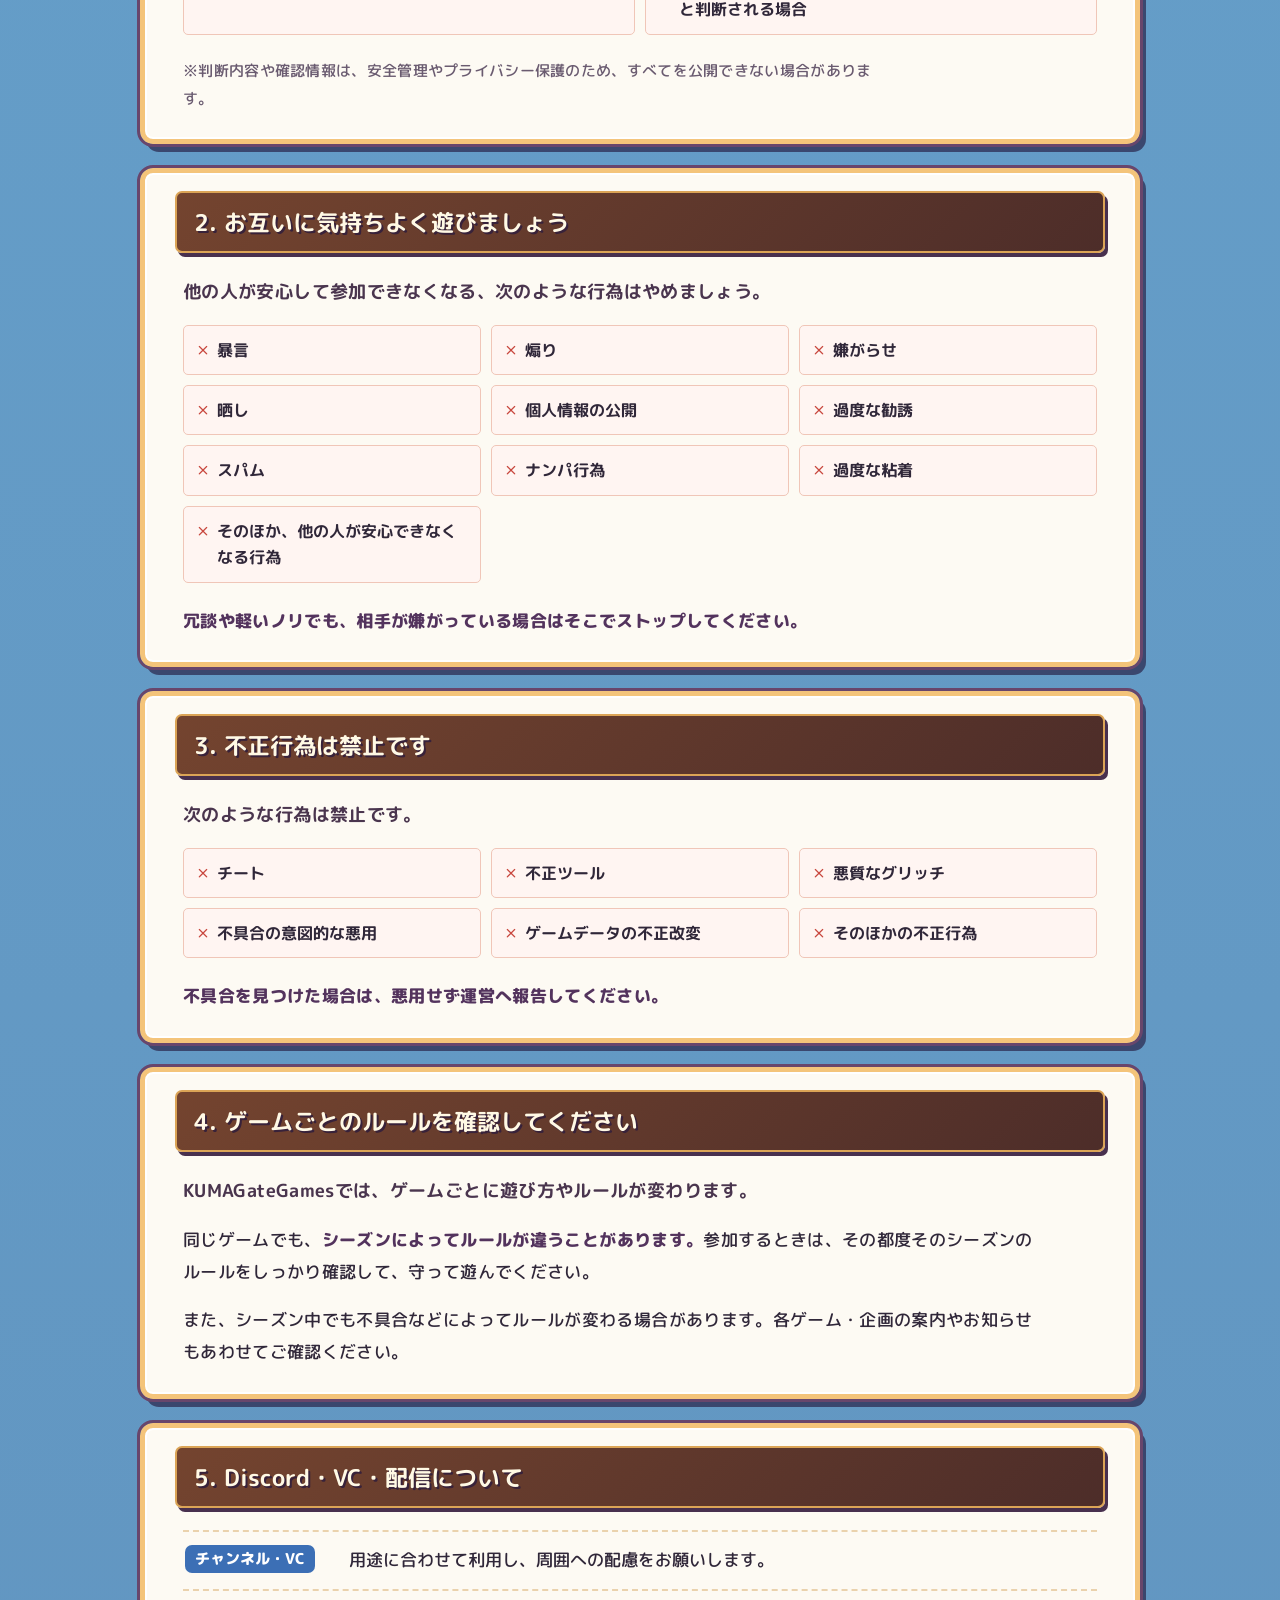
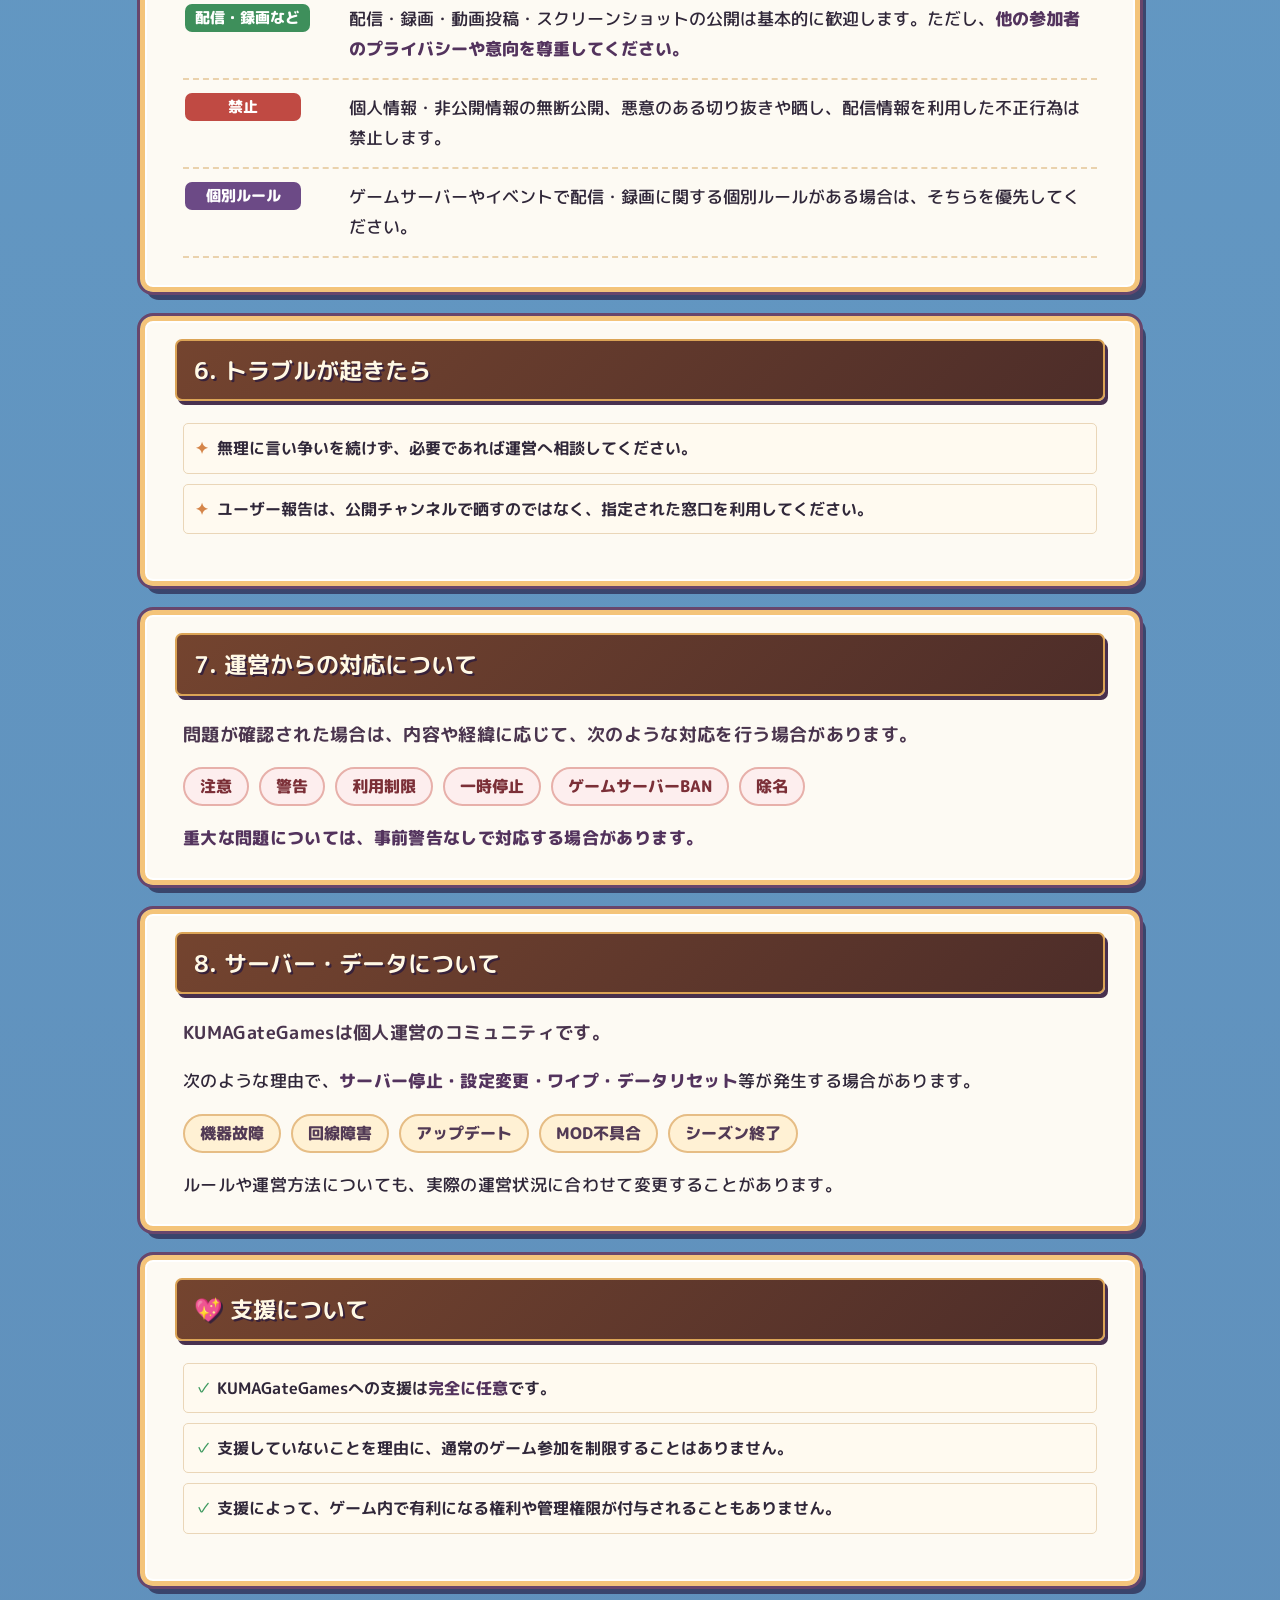
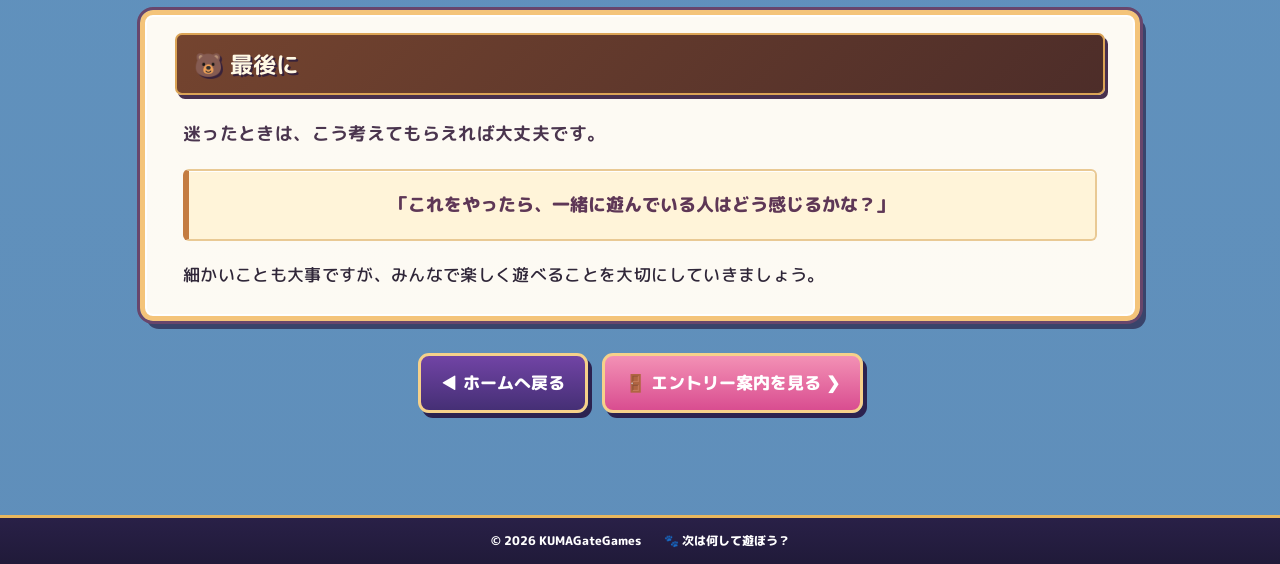
<file: rules.html>
<!DOCTYPE html>

<html lang="ja"><head><meta charset="utf-8"/><meta content="width=device-width,initial-scale=1" name="viewport"/>
<meta content="#29204a" name="theme-color"/><meta content="みんなで気持ちよくゲームを楽しむためのポータル共通ルールです。" name="description"/>
<title>コミュニティルール｜KUMAGateGames</title><link href="assets/favicon.png" rel="icon" type="image/png"/>
<link href="https://fonts.googleapis.com" rel="preconnect"/><link crossorigin="" href="https://fonts.gstatic.com" rel="preconnect"/><link href="https://fonts.googleapis.com/css2?family=M+PLUS+Rounded+1c:wght@400;500;700;800&amp;display=swap" rel="stylesheet"/><link href="subpage.css" rel="stylesheet"/><link href="nav.css" rel="stylesheet"/><script defer="" src="main.js"></script></head>
<body><a class="skip" href="#content">本文へ移動</a>
<header class="gnav"><div class="gnav-inner"><a class="gnav-brand" href="index.html"><img src="assets/nav/brand.webp" width="232" height="35" alt="KUMAGateGames ホーム"></a><button aria-controls="site-menu" aria-expanded="false" aria-label="メニューを開く" class="menu-toggle">☰</button><nav aria-label="メインナビゲーション" id="site-menu"><a href="index.html"><img src="assets/nav/home.webp" width="31" height="27" alt="" style="--iw:31"><span>ホーム</span></a><a href="about.html"><img src="assets/nav/about.webp" width="34" height="26" alt="" style="--iw:34"><span>KUMAGateGamesとは</span></a><a href="games.html"><img src="assets/nav/games.webp" width="35" height="23" alt="" style="--iw:35"><span>ゲーム・シーズン</span></a><a href="archive.html"><img src="assets/nav/archive.webp" width="32" height="27" alt="" style="--iw:32"><span>シーズンアーカイブ</span></a><a href="rules.html" aria-current="page" class="active"><img src="assets/nav/rules.webp" width="32" height="29" alt="" style="--iw:32"><span>ルール</span></a><a href="entry.html"><img src="assets/nav/entry.webp" width="30" height="28" alt="" style="--iw:30"><span>エントリー</span></a><a href="support.html"><img src="assets/nav/support.webp" width="30" height="27" alt="" style="--iw:30"><span>支援について</span></a></nav></div></header>
<div class="subworld"><main class="page-main page-rules" id="content"><div class="page-banner"><span class="eyebrow">KUMAGATEGAMES · ADVENTURE PORTAL</span><h1>コミュニティルール</h1><p>みんなで気持ちよくゲームを楽しむためのポータル共通ルールです。</p></div>

<section class="content-panel article-section"><h2>🎮 KUMAGateGames コミュニティポータルルール</h2>
<p class="section-lead">KUMAGateGamesは、<strong>みんなで気持ちよくゲームを楽しむこと</strong>を大切にしています。</p>
<p>コミュニティにもゲームごとにもそれぞれルールはありますが、基本的にはこの2つでOKです。</p>
<div class="quote-lines">「自分がされて嫌なことはしない」<br>「周りにも配慮して遊ぶ」</div>
</section>

<section class="summary-box" aria-labelledby="rules-summary"><h2 id="rules-summary">🎯 特に大事なこと</h2>
<ul class="check-list">
<li>暴言・嫌がらせ・晒しなど、他の人が安心して参加できなくなる行為はやめましょう</li>
<li>チートや不具合の悪用などの不正行為は禁止です。不具合は運営へ報告してください</li>
<li>参加するゲームのルールは、シーズンごとにその都度しっかり確認してください</li>
<li>トラブルは無理に言い争いを続けず、必要であれば運営へ相談してください</li>
</ul>
</section>

<nav aria-label="ルールの項目一覧" class="in-page-nav rule-index"><a href="#rule-1">1. エントリーについて</a><a href="#rule-2">2. お互いに気持ちよく遊びましょう</a><a href="#rule-3">3. 不正行為は禁止です</a><a href="#rule-4">4. ゲームごとのルールを確認してください</a><a href="#rule-5">5. Discord・VC・配信について</a><a href="#rule-6">6. トラブルが起きたら</a><a href="#rule-7">7. 運営からの対応について</a><a href="#rule-8">8. サーバー・データについて</a><a href="#rule-9">💖 支援について</a><a href="#rule-10">🐻 最後に</a></nav>

<section class="content-panel article-section rule-section" id="rule-1"><h2>1. エントリーについて</h2>
<p class="section-lead">エントリー（参加申請）や参加後の活動については、過去・現在の行動や周囲との関わり方なども含めて総合的に判断します。</p>
<p>次のような場合などは、エントリーをお断りしたり、<strong>利用制限・参加停止・除名</strong>等の対応を行ったりする場合があります。</p>
<ul class="pixel-list ng"><li>虚偽申告</li><li>重大な迷惑行為</li><li>不正行為</li><li>他のメンバーや運営との円滑な関係を保つことが難しいと判断される場合</li></ul>
<p class="after-list muted">※判断内容や確認情報は、安全管理やプライバシー保護のため、すべてを公開できない場合があります。</p>
</section>

<section class="content-panel article-section rule-section" id="rule-2"><h2>2. お互いに気持ちよく遊びましょう</h2>
<p class="section-lead">他の人が安心して参加できなくなる、次のような行為はやめましょう。</p>
<ul class="pixel-list ng dense-list three"><li>暴言</li><li>煽り</li><li>嫌がらせ</li><li>晒し</li><li>個人情報の公開</li><li>過度な勧誘</li><li>スパム</li><li>ナンパ行為</li><li>過度な粘着</li><li>そのほか、他の人が安心できなくなる行為</li></ul>
<p class="after-list"><strong>冗談や軽いノリでも、相手が嫌がっている場合はそこでストップしてください。</strong></p>
</section>

<section class="content-panel article-section rule-section" id="rule-3"><h2>3. 不正行為は禁止です</h2>
<p class="section-lead">次のような行為は禁止です。</p>
<ul class="pixel-list ng dense-list three"><li>チート</li><li>不正ツール</li><li>悪質なグリッチ</li><li>不具合の意図的な悪用</li><li>ゲームデータの不正改変</li><li>そのほかの不正行為</li></ul>
<p class="after-list"><strong>不具合を見つけた場合は、悪用せず運営へ報告してください。</strong></p>
</section>

<section class="content-panel article-section rule-section" id="rule-4"><h2>4. ゲームごとのルールを確認してください</h2>
<p class="section-lead">KUMAGateGamesでは、ゲームごとに遊び方やルールが変わります。</p>
<p>同じゲームでも、<strong>シーズンによってルールが違うことがあります。</strong>参加するときは、その都度そのシーズンのルールをしっかり確認して、守って遊んでください。</p>
<p>また、シーズン中でも不具合などによってルールが変わる場合があります。各ゲーム・企画の案内やお知らせもあわせてご確認ください。</p>
</section>

<section class="content-panel article-section rule-section" id="rule-5"><h2>5. Discord・VC・配信について</h2>
<dl class="point-rows">
<div><dt class="info">チャンネル・VC</dt><dd>用途に合わせて利用し、周囲への配慮をお願いします。</dd></div>
<div><dt class="ok">配信・録画など</dt><dd>配信・録画・動画投稿・スクリーンショットの公開は基本的に歓迎します。ただし、<strong>他の参加者のプライバシーや意向を尊重してください。</strong></dd></div>
<div><dt class="ng">禁止</dt><dd>個人情報・非公開情報の無断公開、悪意のある切り抜きや晒し、配信情報を利用した不正行為は禁止します。</dd></div>
<div><dt>個別ルール</dt><dd>ゲームサーバーやイベントで配信・録画に関する個別ルールがある場合は、そちらを優先してください。</dd></div>
</dl>
</section>

<section class="content-panel article-section rule-section" id="rule-6"><h2>6. トラブルが起きたら</h2>
<ul class="pixel-list single"><li>無理に言い争いを続けず、必要であれば運営へ相談してください。</li><li>ユーザー報告は、公開チャンネルで晒すのではなく、指定された窓口を利用してください。</li></ul>
</section>

<section class="content-panel article-section rule-section" id="rule-7"><h2>7. 運営からの対応について</h2>
<p class="section-lead">問題が確認された場合は、内容や経緯に応じて、次のような対応を行う場合があります。</p>
<ul class="chip-list warn"><li>注意</li><li>警告</li><li>利用制限</li><li>一時停止</li><li>ゲームサーバーBAN</li><li>除名</li></ul>
<p><strong>重大な問題については、事前警告なしで対応する場合があります。</strong></p>
</section>

<section class="content-panel article-section rule-section" id="rule-8"><h2>8. サーバー・データについて</h2>
<p class="section-lead">KUMAGateGamesは個人運営のコミュニティです。</p>
<p>次のような理由で、<strong>サーバー停止・設定変更・ワイプ・データリセット</strong>等が発生する場合があります。</p>
<ul class="chip-list"><li>機器故障</li><li>回線障害</li><li>アップデート</li><li>MOD不具合</li><li>シーズン終了</li></ul>
<p>ルールや運営方法についても、実際の運営状況に合わせて変更することがあります。</p>
</section>

<section class="content-panel article-section rule-section" id="rule-9"><h2>💖 支援について</h2>
<ul class="pixel-list ok single"><li>KUMAGateGamesへの支援は<strong>完全に任意</strong>です。</li><li>支援していないことを理由に、通常のゲーム参加を制限することはありません。</li><li>支援によって、ゲーム内で有利になる権利や管理権限が付与されることもありません。</li></ul>
</section>

<section class="content-panel article-section rule-section" id="rule-10"><h2>🐻 最後に</h2>
<p class="section-lead">迷ったときは、こう考えてもらえれば大丈夫です。</p>
<div class="quote-lines">「これをやったら、一緒に遊んでいる人はどう感じるかな？」</div>
<p>細かいことも大事ですが、みんなで楽しく遊べることを大切にしていきましょう。</p>
</section>
<div class="back-home"><a href="index.html">◀ ホームへ戻る</a><a href="entry.html">🚪 エントリー案内を見る ❯</a></div></main></div>
<footer class="subfooter">© 2026 KUMAGateGames <span>🐾 次は何して遊ぼう？</span></footer></body></html>
</file>
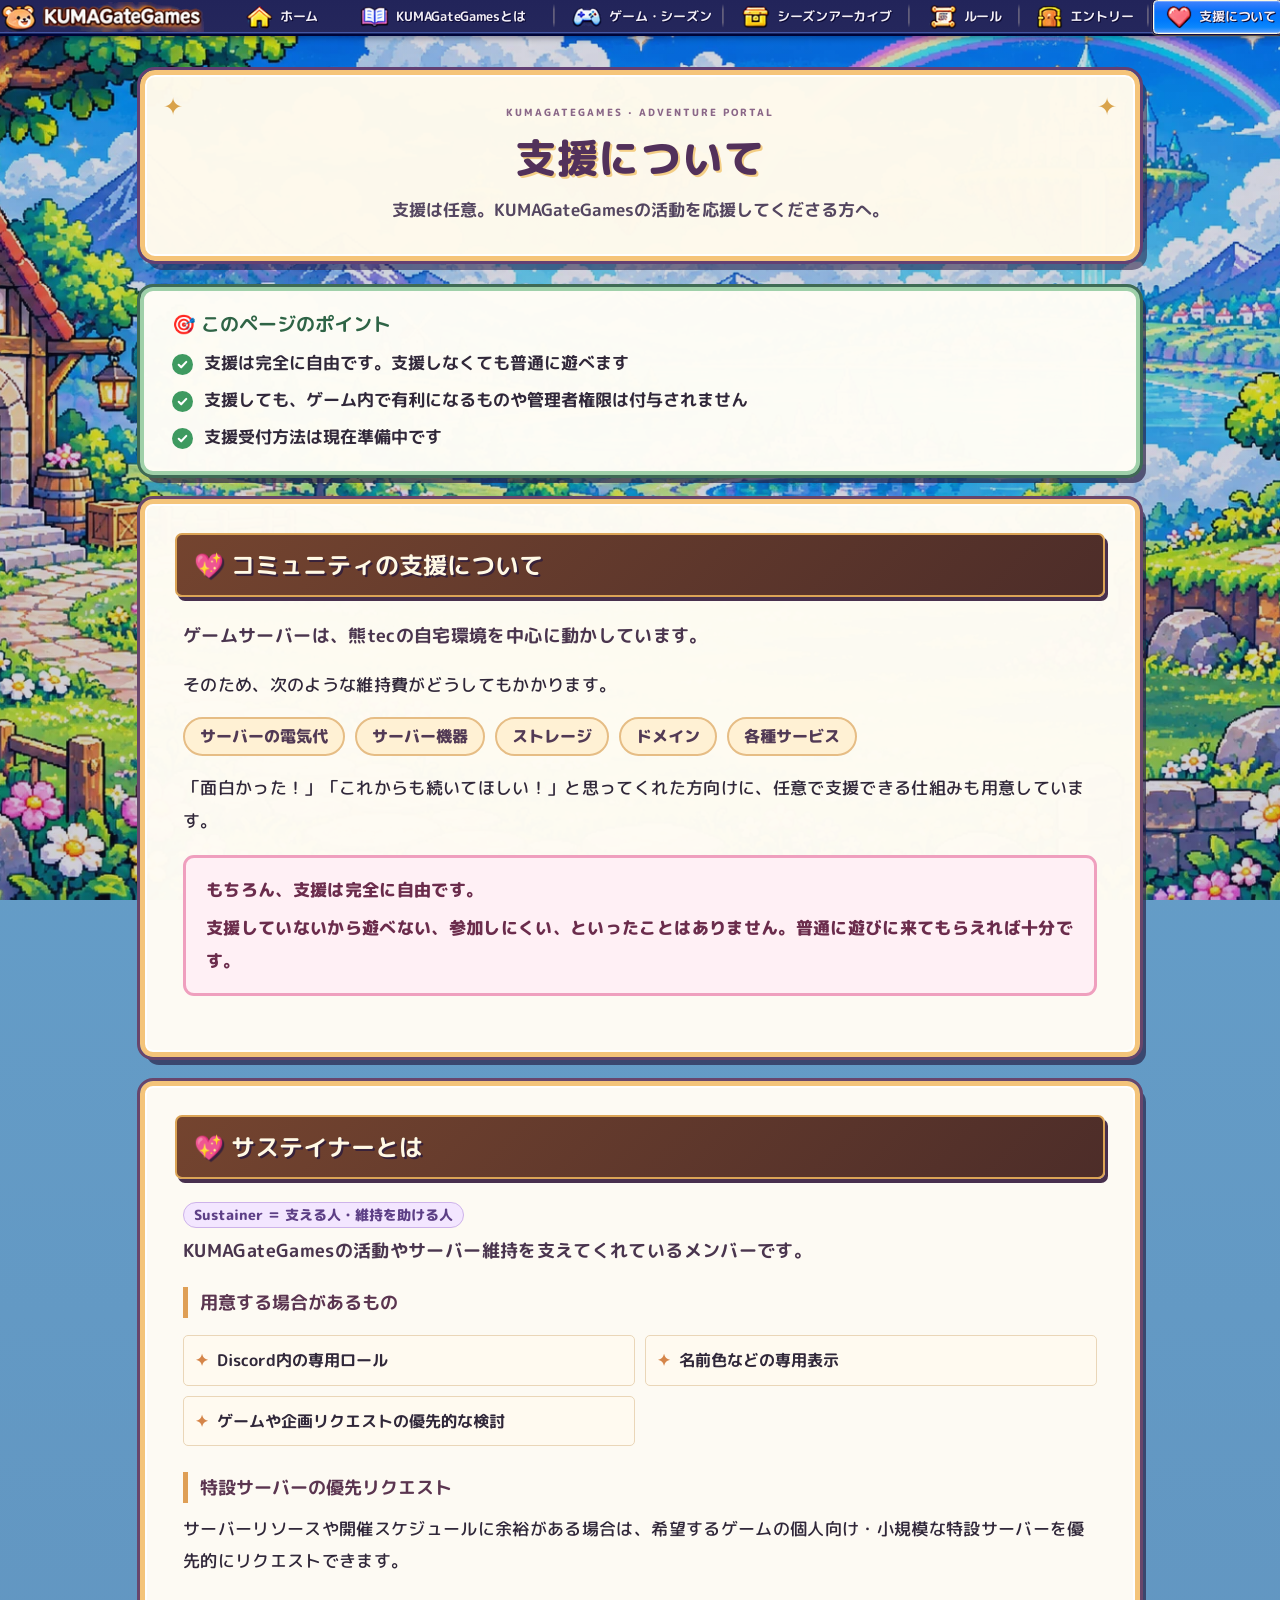
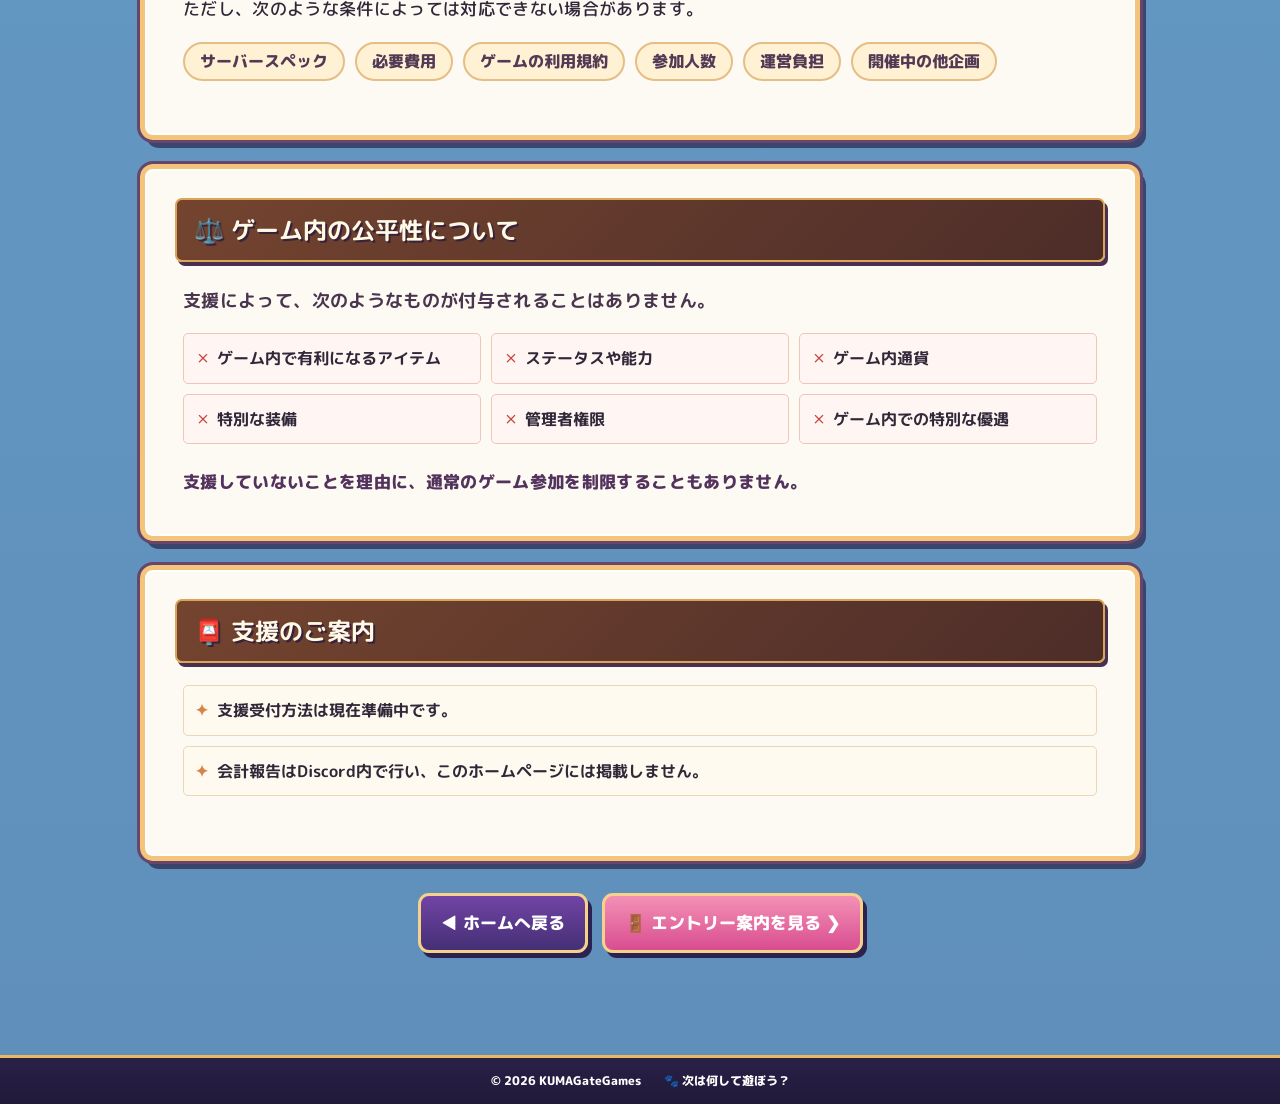
<file: support.html>
<!DOCTYPE html>

<html lang="ja"><head><meta charset="utf-8"/><meta content="width=device-width,initial-scale=1" name="viewport"/>
<meta content="#29204a" name="theme-color"/><meta content="支援は任意。KUMAGateGamesの活動を応援してくださる方へ。" name="description"/>
<title>支援について｜KUMAGateGames</title><link href="assets/favicon.png" rel="icon" type="image/png"/>
<link href="https://fonts.googleapis.com" rel="preconnect"/><link crossorigin="" href="https://fonts.gstatic.com" rel="preconnect"/><link href="https://fonts.googleapis.com/css2?family=M+PLUS+Rounded+1c:wght@400;500;700;800&amp;display=swap" rel="stylesheet"/><link href="subpage.css" rel="stylesheet"/><link href="nav.css" rel="stylesheet"/><script defer="" src="main.js"></script></head>
<body><a class="skip" href="#content">本文へ移動</a>
<header class="gnav"><div class="gnav-inner"><a class="gnav-brand" href="index.html"><img src="assets/nav/brand.webp" width="232" height="35" alt="KUMAGateGames ホーム"></a><button aria-controls="site-menu" aria-expanded="false" aria-label="メニューを開く" class="menu-toggle">☰</button><nav aria-label="メインナビゲーション" id="site-menu"><a href="index.html"><img src="assets/nav/home.webp" width="31" height="27" alt="" style="--iw:31"><span>ホーム</span></a><a href="about.html"><img src="assets/nav/about.webp" width="34" height="26" alt="" style="--iw:34"><span>KUMAGateGamesとは</span></a><a href="games.html"><img src="assets/nav/games.webp" width="35" height="23" alt="" style="--iw:35"><span>ゲーム・シーズン</span></a><a href="archive.html"><img src="assets/nav/archive.webp" width="32" height="27" alt="" style="--iw:32"><span>シーズンアーカイブ</span></a><a href="rules.html"><img src="assets/nav/rules.webp" width="32" height="29" alt="" style="--iw:32"><span>ルール</span></a><a href="entry.html"><img src="assets/nav/entry.webp" width="30" height="28" alt="" style="--iw:30"><span>エントリー</span></a><a href="support.html" aria-current="page" class="active"><img src="assets/nav/support.webp" width="30" height="27" alt="" style="--iw:30"><span>支援について</span></a></nav></div></header>
<div class="subworld"><main class="page-main page-support" id="content"><div class="page-banner"><span class="eyebrow">KUMAGATEGAMES · ADVENTURE PORTAL</span><h1>支援について</h1><p>支援は任意。KUMAGateGamesの活動を応援してくださる方へ。</p></div>

<section class="summary-box" aria-labelledby="support-summary"><h2 id="support-summary">🎯 このページのポイント</h2>
<ul class="check-list"><li>支援は<strong>完全に自由</strong>です。支援しなくても普通に遊べます</li><li>支援しても、ゲーム内で有利になるものや管理者権限は付与されません</li><li>支援受付方法は現在準備中です</li></ul>
</section>

<section class="content-panel article-section"><h2>💖 コミュニティの支援について</h2>
<p class="section-lead">ゲームサーバーは、熊tecの自宅環境を中心に動かしています。</p>
<p>そのため、次のような維持費がどうしてもかかります。</p>
<ul class="chip-list"><li>サーバーの電気代</li><li>サーバー機器</li><li>ストレージ</li><li>ドメイン</li><li>各種サービス</li></ul>
<p>「面白かった！」「これからも続いてほしい！」と思ってくれた方向けに、任意で支援できる仕組みも用意しています。</p>
<div class="callout"><p>もちろん、支援は完全に自由です。</p><p>支援していないから遊べない、参加しにくい、といったことはありません。普通に遊びに来てもらえれば十分です。</p></div>
</section>

<section class="content-panel article-section"><h2>💖 サステイナーとは</h2>
<span class="role-tag">Sustainer ＝ 支える人・維持を助ける人</span>
<p class="section-lead">KUMAGateGamesの活動やサーバー維持を支えてくれているメンバーです。</p>
<h3>用意する場合があるもの</h3>
<ul class="pixel-list"><li>Discord内の専用ロール</li><li>名前色などの専用表示</li><li>ゲームや企画リクエストの優先的な検討</li></ul>
<h3>特設サーバーの優先リクエスト</h3>
<p>サーバーリソースや開催スケジュールに余裕がある場合は、希望するゲームの個人向け・小規模な特設サーバーを優先的にリクエストできます。</p>
<p>ただし、次のような条件によっては対応できない場合があります。</p>
<ul class="chip-list"><li>サーバースペック</li><li>必要費用</li><li>ゲームの利用規約</li><li>参加人数</li><li>運営負担</li><li>開催中の他企画</li></ul>
</section>

<section class="content-panel article-section"><h2>⚖️ ゲーム内の公平性について</h2>
<p class="section-lead">支援によって、次のようなものが付与されることはありません。</p>
<ul class="pixel-list ng dense-list three"><li>ゲーム内で有利になるアイテム</li><li>ステータスや能力</li><li>ゲーム内通貨</li><li>特別な装備</li><li>管理者権限</li><li>ゲーム内での特別な優遇</li></ul>
<p class="after-list"><strong>支援していないことを理由に、通常のゲーム参加を制限することもありません。</strong></p>
</section>

<section class="content-panel article-section"><h2>📮 支援のご案内</h2>
<ul class="pixel-list single"><li>支援受付方法は現在準備中です。</li><li>会計報告はDiscord内で行い、このホームページには掲載しません。</li></ul>
</section>
<div class="back-home"><a href="index.html">◀ ホームへ戻る</a><a href="entry.html">🚪 エントリー案内を見る ❯</a></div></main></div>
<footer class="subfooter">© 2026 KUMAGateGames <span>🐾 次は何して遊ぼう？</span></footer></body></html>
</file>
<file: styles.css>
/* =========================================================
   KUMAGateGames ホーム（index.html 専用）
   2026-11 完成イメージ準拠版

   ・PC（横幅901px以上の横長画面）
     横長の一枚絵 assets/home-stage-wide.webp（1916×821）を高さいっぱいに表示し、
     メニュー〜パネルが収まる範囲（絵の x=271〜1731、1460×821 ≒ 16:9）を
     「ステージ」として画面中央に置き、その上にリンク・カード・Xの投稿を重ねます。
     位置はHTMLの --x/--y/--w/--h（ステージ内のピクセル座標）× --u で決まります。
   ・スマホ・縦長画面
     同じHTMLを縦に並べ、スクロールで見るレイアウトになります。
   ========================================================= */

:root{
  --font:'M PLUS Rounded 1c','Hiragino Maru Gothic ProN','Yu Gothic',Meiryo,sans-serif;
  --navy:#15253c;
  --cream:#fdf0d5;
  --card-border:#a3a6cf;
  /* ゲームの状態ラベル（上の色→下の色） */
  --st-maintenance:#f0717c,#c02f43;
  --st-building:#f6a650,#cf6614;
  --st-active:#74d95c,#2b9a33;
  --st-planning:#b892ea,#7649b6;
  --st-preparing:#62b7f8,#1d6bd3;
  --st-recruiting:#f7c955,#cc8a0e;
  --st-ended:#aab0ba,#626875;
}
*{box-sizing:border-box}
html{-webkit-text-size-adjust:100%}
body{margin:0;min-height:100vh;font-family:var(--font);font-weight:700;color:#2a2038;background:#2e6a3e}
body::before{content:'';position:fixed;inset:-60px;z-index:-1;background:#2e6a3e url('assets/home-bg-blur.webp?v=2') center/cover no-repeat;filter:blur(22px) brightness(.6) saturate(1.1)}
img{max-width:100%}
.sr-only,.hero-spot>span{position:absolute!important;width:1px!important;height:1px!important;padding:0!important;margin:-1px!important;overflow:hidden!important;clip:rect(0,0,0,0)!important;white-space:nowrap!important;border:0!important}
.skip{position:fixed;left:1rem;top:-4rem;z-index:100;background:#fff;color:#21183d;padding:.6rem 1rem;border-radius:6px}
.skip:focus{top:1rem}

/* ---------- ナビゲーション（スマホ） ---------- */
.topbar{position:sticky;top:0;z-index:20;display:flex;align-items:center;gap:10px;height:56px;padding:0 12px;background:linear-gradient(#22245a,#25275c);box-shadow:inset 0 -2px 0 #000437,inset 0 -3px 0 #1c2963,inset 0 -4px 0 #4557a3,0 2px 6px rgba(0,0,30,.35)}
.brand{display:block;line-height:0}
.brand img{display:block;height:31px;width:auto}
.menu-toggle{margin-left:auto;background:#433672;border:2px solid #e7b968;color:#fff;font-size:22px;line-height:1;padding:6px 11px;border-radius:6px;cursor:pointer}
#site-menu{display:none;position:absolute;top:100%;left:0;right:0;flex-direction:column;gap:2px;padding:8px;background:#22245a;box-shadow:0 4px 0 #4557a3,0 6px 10px rgba(0,0,30,.4)}
#site-menu.open{display:flex}
#site-menu a{display:flex;gap:12px;align-items:center;padding:9px 12px;color:#fff;text-decoration:none;font-size:15px;font-weight:800;border:2px solid transparent;border-radius:8px}
#site-menu a img{display:block;width:auto;height:24px;flex-shrink:0}
#site-menu a:hover{background:rgba(255,255,255,.1)}
#site-menu a.active{border-color:#fdf8e2;background:linear-gradient(#4383fc,#0a71fa 40%,#0b87fd)}

/* ---------- ヒーロー（スマホ） ---------- */
.hero{--cx:0;--cw:1460;position:relative;aspect-ratio:1460/377;overflow:hidden}
.hero-img{display:block;width:100%;height:100%;object-fit:cover}
.hero-spot{position:absolute;left:calc(100% * (var(--x) - var(--cx)) / var(--cw));top:calc(100% * (var(--y) - 39) / 377);width:calc(100% * var(--w) / var(--cw));height:calc(100% * var(--h) / 377);border-radius:6px}
.hero-spot:focus-visible{outline:3px solid #ffe7a2}
@media(max-width:600px){.hero{--cx:150;--cw:950;aspect-ratio:950/377}.hero-img{object-position:29.4% 50%}}

/* ---------- 共通パネル（スマホ） ---------- */
main{display:block}
.panel{margin:18px 12px;padding:10px 10px 12px;background:var(--cream);border:4px solid #b97a3f;border-radius:12px;box-shadow:inset 0 0 0 2px #fff6d8,3px 4px 0 rgba(25,20,40,.4)}
.ribbon{margin:0 0 10px;line-height:0}
.ribbon img{display:block;width:auto;max-width:100%;height:auto;max-height:40px}

/* ---------- ゲームカード（スマホ） ---------- */
.game-grid{display:grid;grid-template-columns:repeat(3,minmax(0,1fr));gap:8px}
.game-card{position:relative;display:flex;flex-direction:column;min-width:0;background:#f9f9fb;border:2px solid var(--card-border);border-radius:8px;padding:3px 3px 6px;box-shadow:inset 0 0 0 1px #fff,0 2px 0 rgba(90,80,140,.22)}
.game-art{position:relative;aspect-ratio:16/9;border-radius:5px;overflow:hidden;background:#fff}
.game-art::after{content:'';position:absolute;inset:0;border-radius:inherit;box-shadow:inset 0 0 0 1px rgba(105,105,165,.35);pointer-events:none}
.scene-rust .game-art,.scene-dark .game-art{background:#000}
.game-art img{display:block;width:100%;height:100%;object-fit:contain}
.status{position:relative;z-index:1;align-self:center;display:inline-flex;align-items:center;justify-content:center;margin-top:-11px;padding:2px 9px;min-width:60%;border:2px solid #fff;border-radius:999px;color:#fff;font-size:10px;font-weight:800;white-space:nowrap;letter-spacing:.06em;text-shadow:0 1px 1px rgba(0,0,0,.45);box-shadow:0 0 0 1px rgba(40,30,60,.35),0 2px 0 rgba(40,30,60,.25),inset 0 2px 0 rgba(255,255,255,.35);background:linear-gradient(var(--st,#b892ea,#7649b6))}
.status--maintenance{--st:var(--st-maintenance)}.status--building{--st:var(--st-building)}.status--active{--st:var(--st-active)}.status--planning{--st:var(--st-planning)}.status--preparing{--st:var(--st-preparing)}.status--recruiting{--st:var(--st-recruiting)}.status--ended{--st:var(--st-ended)}
.game-title{display:block;margin-top:4px;text-align:center;font-size:11px;line-height:1.3;font-weight:800;color:#2a2440;overflow-wrap:anywhere}
.req-top{display:flex;flex-direction:column;align-items:center;justify-content:center;gap:3px;aspect-ratio:16/10;border-radius:5px;background:linear-gradient(#9aa8de,#8b9cd6);box-shadow:inset 0 0 0 1px rgba(255,255,255,.35)}
.req-icon{display:block;width:44%;aspect-ratio:68/40;background:url("data:image/svg+xml,%3Csvg xmlns='http://www.w3.org/2000/svg' viewBox='0 0 68 40'%3E%3Cpath fill='%23fff' fill-opacity='.82' d='M18 1h32c9 0 15 7 17 18s0 20-6 20c-5 0-8-4-11-8-2-2-4-3-7-3H25c-3 0-5 1-7 3-3 4-6 8-11 8-6 0-8-9-6-20S9 1 18 1z'/%3E%3Cg fill='%238d9fd9'%3E%3Crect x='14.5' y='11' width='5' height='15' rx='1'/%3E%3Crect x='9.5' y='16' width='15' height='5' rx='1'/%3E%3Ccircle cx='47' cy='12.5' r='2.8'/%3E%3Ccircle cx='52.5' cy='18.5' r='2.8'/%3E%3Ccircle cx='41.5' cy='18.5' r='2.8'/%3E%3Ccircle cx='47' cy='24.5' r='2.8'/%3E%3C/g%3E%3C/svg%3E") center/contain no-repeat}
.req-title{font-size:13px;font-weight:800;color:#1f1a33;text-shadow:0 0 2px #fff,0 0 3px #fff}
.req-text{margin:6px 0 0;text-align:center;font-size:10px;line-height:1.45;color:#2a2440;white-space:pre-line}

/* ---------- X（スマホ） ---------- */
.x-card{background:var(--navy);border:2px solid #2b3c58;border-radius:8px;overflow:hidden;color:#fff}
.x-head{display:flex;align-items:center;gap:10px;padding:8px 10px;border-bottom:1px solid #2a3a55}
.x-profile{display:flex;align-items:center;gap:10px;flex:1;min-width:0;color:#fff;text-decoration:none}
.x-logo{font-size:20px}.x-handle{flex:1;font-size:14px}
.x-follow{padding:4px 12px;border-radius:999px;background:#fff;color:#111;font-size:12px;text-decoration:none;white-space:nowrap}
.x-follow:hover{background:#e8e8e8}
.x-body{position:relative;min-height:120px}
.x-fallback{display:flex;gap:10px;padding:10px}
.x-avatar{width:44px;height:44px;border-radius:50%;flex-shrink:0;object-fit:cover}
.x-fallback strong{display:block;font-size:14px}
.x-sub{display:block;color:#93a3bd;font-size:12px;font-weight:500}
.x-fallback p{margin:6px 0 0;font-size:13px;line-height:1.55;font-weight:500}
/* 最新の投稿（x-config.js）。url が空のときは表示されず、紹介文（PCでは絵）が見える */
.x-post{display:flex;gap:10px;padding:10px;color:#fff;text-decoration:none;background:var(--navy)}
.x-post:hover .x-post-more,.x-post:focus-visible .x-post-more{text-decoration:underline}
.x-post:focus-visible{outline:3px solid #ffe7a2;outline-offset:-3px}
.x-post-avatar{width:44px;height:44px;border-radius:50%;flex-shrink:0}
.x-post-main{min-width:0;flex:1}
.x-post-head{display:flex;flex-wrap:wrap;align-items:baseline;gap:0 8px}
.x-post-name{font-size:14px}
.x-post-meta{color:#93a3bd;font-size:12px;font-weight:500}
.x-post-text{margin:5px 0 0;font-size:13px;line-height:1.55;font-weight:500;white-space:pre-line;overflow-wrap:anywhere}
.x-post-more{display:inline-block;margin-top:6px;color:#7cc2ff;font-size:12px;font-weight:700}
/* X欄の中だけスクロール（PC） */
.x-scroll{scrollbar-width:thin;scrollbar-color:#4a6488 transparent}
.x-scroll::-webkit-scrollbar{width:6px}
.x-scroll::-webkit-scrollbar-thumb{background:#4a6488;border-radius:3px}
.x-scroll::-webkit-scrollbar-track{background:transparent}
.x-body.has-post .x-fallback{display:none}
/* 投稿が未設定のときのタイムライン埋め込み（Xにログイン中の人だけ表示される） */
.x-embed{position:absolute;inset:0;opacity:0;pointer-events:none;overflow:hidden}
.x-embed a{font-size:0;color:transparent}
.x-body.is-rendered .x-fallback{display:none}
.x-body.is-rendered .x-embed{position:relative;opacity:1;pointer-events:auto;height:320px}
.x-embed:not(.x-embed-post) iframe{width:100%!important;height:100%!important}
.x-embed-post .twitter-tweet{margin:0!important}
.x-embed-post iframe{width:100%!important;max-width:none!important}
.x-body.is-rendered .x-embed-post{height:auto}
.x-post-link{position:absolute;inset:0;z-index:2;font-size:0;color:transparent;border-radius:inherit}
.x-post-link:focus-visible{outline:3px solid #ffe7a2;outline-offset:-3px}
.x-body.is-rendered .x-post-link{display:none}

/* ---------- アーカイブ（スマホ） ---------- */
.archive-link{display:grid;grid-template-columns:44% 1fr;gap:10px;align-items:center;color:#3b2a34;text-decoration:none}
.archive-thumb{display:block;width:100%;height:auto;border-radius:6px}
.archive-text{font-size:13px;line-height:1.6}
.archive-button{grid-column:1/-1;justify-self:center;width:82%;padding:9px;text-align:center;color:#fff;background:linear-gradient(#6a5b9c,#45326f);border:3px solid #2f2350;border-radius:10px;box-shadow:inset 0 2px 0 #8d7fc0,0 0 0 2px #c89a62}

/* ---------- 参加しよう（スマホ） ---------- */
.join{display:grid;grid-template-columns:92px 1fr;gap:4px 10px;align-items:center;margin:22px 12px 18px;padding:12px 12px 14px;background:#fff1d6;border:4px solid #b97a3f;border-radius:16px;box-shadow:inset 0 0 0 2px #fff6dc,3px 4px 0 rgba(25,20,40,.4)}
.join-bear{display:block;width:92px;height:auto;border-radius:10px}
.join-title{margin:0;font-size:18px;line-height:1.35;color:#5b2c56}
.join-title span{display:inline-block}
.join-steps{grid-column:1/-1;display:grid;grid-template-columns:repeat(4,minmax(0,1fr));gap:6px;margin:8px 0 0;padding:0;list-style:none}
.join-steps a{display:flex;flex-direction:column;align-items:center;gap:3px;height:100%;padding:6px 2px;color:#3a2a55;text-decoration:none;font-size:11px;text-align:center;background:#fff8e8;border:2px solid #e3c08a;border-radius:8px}
.join-steps a>span:first-child{font-size:20px}
.join-button{grid-column:1/-1;display:flex;align-items:center;justify-content:center;min-height:50px;margin-top:10px;color:#fff;text-decoration:none;font-size:17px;border-radius:999px;background:linear-gradient(#ff8fc0,#f2479a 60%,#d21f78);border:3px solid #fff3c7;box-shadow:0 0 0 3px #f19a2a,inset 0 3px 0 #ffc4dd,2px 5px 0 2px rgba(80,30,60,.35);text-shadow:1px 2px 0 #a01d5c}

@media(max-width:600px){
  .status{margin-top:-9px;padding:1px 6px;min-width:0;font-size:9px;letter-spacing:0;border-width:1.5px}
}
@media(min-width:601px){
  .panel,.join{margin-left:20px;margin-right:20px}
  .game-grid{gap:12px}
  .game-title{font-size:14px}
  .status{font-size:12px;min-width:50%}
  .req-icon{width:36%}
  .req-title{font-size:18px}
  .req-text{font-size:13px}
  .archive-link{grid-template-columns:32% 1fr}
  .archive-text{font-size:15px}
  .join-title{font-size:22px}
  .join-steps a{font-size:13px}
}
@media(max-width:420px){
  .join-steps{grid-template-columns:repeat(2,minmax(0,1fr))}
  .join-steps a{flex-direction:row;justify-content:center;font-size:12px}
  .join-steps a>span:first-child{font-size:17px}
}
.footer{display:flex;justify-content:space-between;gap:10px;padding:9px 14px;color:#efe6ff;background:#23173b;font-size:12px}

/* =========================================================
   PC：一枚絵ステージ（スクロールなし）
   ========================================================= */
@media (min-width:901px) and (min-aspect-ratio:13/10){
  html,body{height:100%;overflow:hidden}
  body{background:#1f3b2b}
  body::before{z-index:-3}
  .stage{
    /* 基本は1460×821のステージが画面に収まる大きさ。
       画面が絵（1916×821）より横長なら、絵を横幅いっぱいまで広げる（下の花畑が少し切れるだけ） */
    --u:max(min(calc(100vw / 1460),calc(100vh / 821)),min(calc(100vw / 1916),calc(100vh / 790)));
    position:relative;
    width:calc(var(--u) * 1460);height:calc(var(--u) * 821);
    /* 中央に置く。ただし絵が画面の端まで届くように、絵のはみ出す範囲で左右に寄せる */
    margin-left:clamp(min(calc(100vw - var(--u) * 1645),calc((100vw - var(--u) * 1374) / 2)),calc((100vw - var(--u) * 1460) / 2),calc(var(--u) * 271));
  }
  @supports (height:100dvh){.stage{--u:max(min(calc(100vw / 1460),calc(100dvh / 821)),min(calc(100vw / 1916),calc(100dvh / 790)))}}
  /* 横長の絵（1916×821）。ステージの左に271、右に185の景色が続く */
  .stage::before{content:'';position:absolute;z-index:-1;top:0;left:calc(var(--u) * -271);
    width:calc(var(--u) * 1916);height:100%;
    background:url('assets/home-stage-wide.webp?v=2') 0 0/100% 100% no-repeat}
  /* 絵よりさらに横長の画面では、メニューバーの帯だけ端まで延長 */
  .stage::after{content:'';position:absolute;z-index:-2;top:0;left:-200vw;width:500vw;
    height:calc(var(--u) * 39);
    background:linear-gradient(#232558 0%,#252763 85%,#4557a3 90%,#1c2963 95%,#000437 100%)}

  /* 絵に描かれている部分はHTML側を隠す（読み上げ用の文字は残す） */
  .topbar,main,.panel,.join,.x-card,.game-grid,#site-menu,.join-steps,.join-steps li{position:static;display:block;height:auto;margin:0;padding:0;border:0;outline:0;background:none;box-shadow:none;list-style:none}
  .menu-toggle,.hero-img,.x-fallback,.join-bear{display:none}
  .footer{justify-content:center;gap:2em;background:rgba(20,14,40,.75)}
  .hero{position:static;aspect-ratio:auto;overflow:visible}
  .ribbon,.join-title{position:absolute;width:1px;height:1px;margin:-1px;overflow:hidden;clip:rect(0,0,0,0);white-space:nowrap}

  /* 透明リンク */
  .stage .spot,.stage #site-menu a.spot{
    position:absolute;display:block;margin:0;padding:0;min-height:0;
    left:calc(var(--x) * var(--u));top:calc(var(--y) * var(--u));
    width:calc(var(--w) * var(--u));height:calc(var(--h) * var(--u));
    border:0;border-radius:calc(var(--u) * 8);background:none;box-shadow:none;color:transparent;font-size:0;
    transition:background-color .15s,box-shadow .15s;
  }
  .spot>*{position:absolute!important;width:1px!important;height:1px!important;margin:-1px!important;padding:0!important;overflow:hidden!important;clip:rect(0,0,0,0)!important;white-space:nowrap!important}
  .stage .spot:hover,.stage .spot:focus-visible,.stage #site-menu a.spot:hover{background:rgba(255,255,255,.14);box-shadow:inset 0 0 0 calc(var(--u) * 2) rgba(255,236,160,.95);outline:0}
  .stage #site-menu a.spot.active:hover{background:rgba(255,255,255,.08)}
  .stage .join-button.spot{border-radius:calc(var(--u) * 50)}
  .stage .hero-spot{border-radius:calc(var(--u) * 6)}

  /* ゲームカード（絵の枠内に重ねる） */
  .game-card{position:absolute;display:block;padding:0;
    left:calc(var(--x) * var(--u));top:calc(var(--y) * var(--u));
    width:calc(var(--w) * var(--u));height:calc(var(--h) * var(--u));
    border:calc(var(--u) * 1.6) solid var(--card-border);border-radius:calc(var(--u) * 6);
    box-shadow:inset 0 0 0 calc(var(--u) * 1) #fff,0 calc(var(--u) * 2) 0 rgba(90,80,140,.22)}
  .game-card:nth-child(1){--x:53;--y:471;--w:177;--h:129}
  .game-card:nth-child(2){--x:242;--y:471;--w:179;--h:129}
  .game-card:nth-child(3){--x:433;--y:470;--w:154;--h:121}
  .game-card:nth-child(n+4){display:none}
  .game-art{position:absolute;aspect-ratio:auto;left:calc(var(--u) * 3);right:calc(var(--u) * 3);top:calc(var(--u) * 2.5);height:calc((var(--h) - 31) * var(--u));border-radius:calc(var(--u) * 4)}
  .status{position:absolute;margin:0;left:50%;transform:translateX(-50%);top:calc((var(--h) - 45) * var(--u));height:calc(var(--u) * 21);min-width:calc(var(--u) * 74);padding:0 calc(var(--u) * 10);font-size:calc(var(--u) * 11);border-width:calc(var(--u) * 2)}
  .game-title{position:absolute;margin:0;white-space:nowrap;overflow:hidden;text-overflow:ellipsis;left:calc(var(--u) * 5);right:calc(var(--u) * 5);top:calc((var(--h) - 22) * var(--u));font-size:calc(var(--u) * 13);line-height:calc(var(--u) * 18)}
  .req-top{position:absolute;aspect-ratio:auto;justify-content:flex-start;left:calc(var(--u) * 2.5);right:calc(var(--u) * 2.5);top:calc(var(--u) * 3);height:calc((var(--h) - 47) * var(--u));padding-top:calc(var(--u) * 6);gap:calc(var(--u) * 9);border-radius:calc(var(--u) * 4)}
  .req-icon{width:calc(var(--u) * 54);height:calc(var(--u) * 32);aspect-ratio:auto}
  .req-title{font-size:calc(var(--u) * 17);line-height:1.2}
  .req-text{position:absolute;margin:0;left:0;right:0;top:calc((var(--h) - 35) * var(--u));font-size:calc(var(--u) * 10.5);line-height:1.4}

  /* X：投稿部分に公式タイムラインを重ねる（読み込めない時は絵の投稿が見える） */
  .stage .x-head{display:block;padding:0;border:0}
  .x-body{position:absolute;min-height:0;left:calc(var(--x) * var(--u));top:calc(var(--y) * var(--u));width:calc(var(--w) * var(--u));height:calc(var(--h) * var(--u));border-radius:0 0 calc(var(--u) * 6) calc(var(--u) * 6);overflow:hidden}
  .x-body.has-post,.x-body.is-rendered{overflow-y:auto;overscroll-behavior:contain;background:#10233b}
  /* まだ続きがあるときは下をうっすら暗くする（一番下までスクロールすると消える） */
  .x-body.has-more{-webkit-mask-image:linear-gradient(#000 calc(100% - var(--u) * 16),rgba(0,0,0,.35));mask-image:linear-gradient(#000 calc(100% - var(--u) * 16),rgba(0,0,0,.35))}
  .x-body.is-rendered .x-embed{position:absolute;inset:0;height:auto;background:var(--navy)}
  .x-body.is-rendered .x-embed-post{bottom:auto;min-height:100%}
  .stage .x-post-link:hover{background:rgba(255,255,255,.06)}
  .stage .x-post{position:relative;min-height:100%;gap:calc(var(--u) * 9);padding:calc(var(--u) * 7) calc(var(--u) * 10) calc(var(--u) * 8);background:#10233b}
  .stage .x-post:hover{background:#142a46}
  .stage .x-post-avatar{width:calc(var(--u) * 34);height:calc(var(--u) * 34);margin-top:calc(var(--u) * 1)}
  .stage .x-post-head{gap:0 calc(var(--u) * 6)}
  .stage .x-post-name{font-size:calc(var(--u) * 12.5)}
  .stage .x-post-meta{font-size:calc(var(--u) * 10.5)}
  .stage .x-post-text{margin-top:calc(var(--u) * 2.5);font-size:calc(var(--u) * 11);line-height:1.5}
  .stage .x-post-more{margin-top:calc(var(--u) * 4);font-size:calc(var(--u) * 10)}
}

@media (prefers-reduced-motion:reduce){.spot{transition:none}}
</file>
<file: subpage.css>
:root{--purple:#2b214a;--brown:#603729;--gold:#f7bc5d;--cream:#fff6df;--ink:#322747}*{box-sizing:border-box}html{scroll-behavior:smooth}body{margin:0;min-height:100vh;background:#77bfe9 url('assets/inner-world-background.webp') center top/cover fixed;font-family:'M PLUS Rounded 1c','Yu Gothic',Meiryo,sans-serif;color:var(--ink);font-size:15px}a{color:#44348b}a:focus-visible,button:focus-visible{outline:3px solid #e74d93;outline-offset:3px}.skip{position:absolute;left:-999px;top:0;background:white;padding:10px;z-index:99}.skip:focus{left:5px}.subbar{position:sticky;top:0;z-index:10;display:flex;align-items:center;gap:18px;padding:8px max(18px,calc((100vw - 1450px)/2));min-height:64px;background:linear-gradient(#3b2e65,#1f1d42);border-bottom:4px solid #eab85b;box-shadow:0 4px 0 #24183f;color:#fff}.subbrand{color:#fff;text-decoration:none;font-weight:800;font-size:20px;white-space:nowrap;text-shadow:2px 2px #45283a}.brand-gate{color:#8debba}.subbar nav{margin-left:auto;display:flex;gap:3px;align-items:center;flex-wrap:wrap}.subbar nav a{padding:9px 11px;border-radius:7px;text-decoration:none;font-weight:800;font-size:12px;color:#fff;white-space:nowrap}.subbar nav a:hover,.subbar nav a.active{background:#456fd2;color:#fff;box-shadow:inset 0 0 0 2px #a7c4ff}.menu-toggle{display:none;background:#456fd2;color:#fff;border:2px solid #eab85b;border-radius:7px;font-weight:800;padding:7px 12px;font-size:18px}.subworld{padding:34px 18px 70px;min-height:calc(100vh - 116px);background:linear-gradient(180deg,rgba(35,39,84,.12),rgba(43,31,67,.23))}.page-main{width:min(1010px,100%);margin:0 auto}.page-banner{padding:25px clamp(20px,5vw,55px) 28px;background:rgba(255,246,222,.96);border:5px solid #f5c479;outline:3px solid #634073;border-radius:15px;box-shadow:7px 9px 0 #2820488c,inset 0 0 0 2px #fff;position:relative;margin-bottom:23px;text-align:center}.page-banner::before,.page-banner::after{content:'✦';position:absolute;top:13px;color:#d9a34b;font-size:24px}.page-banner::before{left:18px}.page-banner::after{right:18px}.eyebrow{display:block;color:#8a6788;font-size:10px;font-weight:800;letter-spacing:2px}.page-banner h1{font-size:clamp(25px,4vw,39px);line-height:1.35;color:#52315b;text-shadow:2px 2px #f4ce85;margin:9px 0 5px;font-weight:800}.page-banner p{margin:0;font-weight:700;line-height:1.75}.in-page-nav,.role-overview{display:flex;flex-wrap:wrap;gap:10px;margin:20px 0}.in-page-nav a,.role-overview a{display:inline-block;color:#503c79;text-decoration:none;font-weight:800;background:rgba(255,250,236,.95);border:2px solid #f7d18b;outline:1px solid #694768;border-radius:8px;padding:8px 13px;box-shadow:2px 3px 0 #5d4267}.in-page-nav a:hover,.role-overview a:hover{transform:translateY(-2px);background:#fff}.role-overview{margin:14px 0}.role-overview a span{margin-right:5px}.content-panel{padding:clamp(19px,3vw,35px);margin:22px 0;background:rgba(255,248,230,.96);border:5px solid #f4c47a;outline:3px solid #68466c;border-radius:13px;box-shadow:6px 8px 0 #261f44aa,inset 0 0 0 2px white;scroll-margin-top:88px}.content-panel h2{font-size:clamp(19px,2.7vw,25px);margin:-10px -9px 17px;padding:10px 14px 13px;color:#fff9e5;border-radius:7px;text-shadow:2px 2px #38223a;background:linear-gradient(135deg,#74442f,#4d2d29);border:2px solid #dba456;box-shadow:3px 4px 0 #48304e;line-height:1.45}.content-panel p{line-height:1.95;margin:13px 0;font-weight:500}.content-panel strong{font-weight:800}.quoted{color:#a74673;font-size:1.12em}.quote-lines{margin:18px 0;background:#ffefcb;padding:16px 20px;border-left:5px solid #eaaa5b;border-radius:6px;font-weight:800;line-height:2.1;text-align:center;color:#5e3756}.pixel-list{display:grid;grid-template-columns:repeat(2,minmax(0,1fr));gap:8px 15px;margin:14px 0 18px;padding:0;list-style:none}.pixel-list li{padding:7px 8px 7px 29px;position:relative;background:#fff9e9;border:1px solid #f0d7b1;border-radius:5px;line-height:1.5;font-weight:600}.pixel-list li:before{content:'✦';position:absolute;left:10px;color:#d58549}.note-box,.notice{padding:18px 22px;background:rgba(255,245,214,.97);border:3px solid #e2ac63;border-radius:12px;line-height:1.9;font-weight:700}.steps-list{padding:0;list-style:none;counter-reset:steps;display:grid;gap:10px}.steps-list li{counter-increment:steps;position:relative;padding:12px 16px 12px 62px;min-height:60px;background:#fff9eb;border:2px solid #e6bd8c;border-radius:10px}.steps-list li:before{content:counter(steps);position:absolute;left:13px;top:11px;display:grid;place-items:center;width:32px;height:32px;background:#e880a7;color:#fff;border:2px solid #7a4069;border-radius:7px;font-weight:800}.steps-list strong,.steps-list span{display:block}.steps-list span{font-size:13px;margin-top:2px;color:#6a5b70}.wide-art{display:block;width:100%;max-height:250px;object-fit:cover;border:4px solid #d9ac72;border-radius:11px;image-rendering:pixelated}.back-home{display:flex;justify-content:center;flex-wrap:wrap;gap:14px;margin:26px 0}.back-home a{padding:13px 22px;text-decoration:none;font-weight:800;background:linear-gradient(#7144a5,#452f75);color:white;border:3px solid #f6d18a;border-radius:11px;box-shadow:4px 5px 0 #2c224f}.back-home a:last-child{background:linear-gradient(#f391b5,#d94d90)}.subfooter{padding:14px 24px;color:#fff;font-size:12px;font-weight:800;text-align:center;background:linear-gradient(#292047,#201a39);border-top:3px solid #e9b75c}.subfooter span{margin-left:20px}@media(max-width:1080px){.subbar{flex-wrap:wrap}.subbar nav{margin-left:0;width:100%;justify-content:center}.subbar nav a{font-size:11px}}@media(max-width:700px){body{background-attachment:scroll;background-size:auto 100vh}.subbar{min-height:58px;flex-wrap:nowrap}.subbrand{font-size:16px}.menu-toggle{display:block;margin-left:auto}.subbar nav{display:none;position:absolute;left:0;right:0;top:100%;margin:0;padding:10px;background:#282047;border-bottom:3px solid #e0aa63;flex-direction:column;align-items:stretch}.subbar nav.open{display:flex}.subbar nav a{font-size:13px}.subworld{padding:19px 15px 44px}.page-banner{padding:21px 14px}.eyebrow{letter-spacing:1px}.content-panel{margin:20px 0;padding:17px}.content-panel h2{margin:-6px -4px 15px;font-size:19px}.pixel-list{grid-template-columns:1fr}.quote-lines{padding:14px 10px}.subfooter span{display:block;margin:5px 0}.role-overview a{font-size:12px}}


/* Ver.8 — readability pass for inner pages only; the home page is untouched. */
:root { --reader-ink:#302739; --reader-muted:#5f5266; --reader-surface:#fffdf6; }
body { font-size:16px; color:var(--reader-ink); -webkit-font-smoothing:antialiased; }
.subworld { background:linear-gradient(180deg,rgba(27,34,77,.18),rgba(38,25,73,.29)); }
.page-main { width:min(1000px,100%); }
.page-banner { padding:30px clamp(22px,5vw,55px); margin-bottom:26px; background:rgba(255,250,237,.985); }
.page-banner h1 { font-size:clamp(27px,4.2vw,41px); line-height:1.42; letter-spacing:.015em; }
.page-banner p { max-width:46em; margin:8px auto 0; font-size:clamp(14px,1.7vw,17px); line-height:1.8; color:#544660; }
.in-page-nav { gap:9px; margin:20px 2px 26px; }
.in-page-nav a { font-size:13px; padding:10px 14px; line-height:1.5; transition:transform .15s ease; }
.content-panel { background:rgba(255,252,244,.985); margin:24px 0; padding:clamp(22px,3.2vw,38px); }
.content-panel h2 { font-size:clamp(19px,2.5vw,24px); line-height:1.5; padding:12px 17px; margin:-9px -8px 22px; }
.content-panel p { max-width:75ch; line-height:1.86; font-size:16px; font-weight:500; margin:0 0 16px; letter-spacing:.02em; overflow-wrap:anywhere; }
.content-panel p:last-child { margin-bottom:0; }
.content-panel p.section-lead { font-size:17px; line-height:1.85; font-weight:700; color:#4a354e; }
.content-panel strong { color:#53335d; }
.content-panel .quoted { color:#9b3262; font-size:clamp(17px,2.2vw,21px); line-height:1.7; }
.content-panel .quote-lines { font-size:clamp(16px,2vw,18px); line-height:1.9; background:#fff4d9; border:2px solid #e9c994; border-left:6px solid #c47c41; padding:17px 22px; box-shadow:inset 0 1px 0 #fff; }
.pixel-list { gap:10px; margin:17px 0 22px; }
.pixel-list li { padding:11px 13px 11px 33px; font-size:15px; line-height:1.65; font-weight:600; background:#fffaf0; border:1px solid #ead6b8; }
.pixel-list li:before { left:11px; top:11px; }
.role-overview { display:grid; grid-template-columns:repeat(3,minmax(0,1fr)); gap:12px; }
.role-overview a { display:flex; align-items:center; justify-content:flex-start; padding:12px 14px; font-size:14px; line-height:1.55; }
.role-overview a span { font-size:21px; margin-right:10px; }
.role-section { border-left-width:8px; }
.role-section .pixel-list { margin-top:18px; }
.rule-index { display:grid; grid-template-columns:repeat(2,minmax(0,1fr)); }
.rule-index a { display:flex; align-items:center; box-shadow:2px 3px 0 #5d4267; }
.rule-section { padding-top:27px; padding-bottom:25px; }
.rule-section h2 { font-size:clamp(19px,2.5vw,23px); }
.page-rules .rule-section p { max-width:78ch; }
.page-rules .rule-section p + p { margin-top:13px; }
.notice,.note-box { font-size:15px; line-height:1.85; color:#44324e; padding:19px 22px; }
.steps-list li { line-height:1.7; padding:14px 18px 14px 66px; }
.steps-list span { font-size:14px; line-height:1.65; }
.back-home { margin:32px 0; }
.back-home a { padding:14px 20px; line-height:1.5; text-align:center; }
.content-panel, .page-banner { overflow-wrap:anywhere; }
@media(min-width:900px){
 .page-about .role-section .pixel-list { grid-template-columns:repeat(2,minmax(0,1fr)); }
}
@media(max-width:700px){
 body{font-size:15px}
 .subworld{padding:20px 12px 42px}
 .page-banner{padding:22px 18px}
 .content-panel{padding:21px 18px;margin:19px 0}
 .content-panel h2{margin:-5px -5px 17px;padding:11px 12px;font-size:19px}
 .content-panel p{font-size:15px;line-height:1.85;letter-spacing:.015em}
 .content-panel p.section-lead{font-size:16px}
 .content-panel .quote-lines{padding:14px 12px;font-size:15px}
 .pixel-list{grid-template-columns:1fr}
 .pixel-list li{font-size:14px}
 .role-overview{grid-template-columns:repeat(2,minmax(0,1fr))}
 .role-overview a{font-size:12px;padding:10px 8px}
 .role-overview a span{font-size:18px;margin-right:6px}
 .rule-index{grid-template-columns:1fr}
 .in-page-nav a{font-size:12px}
}
@media(max-width:380px){.role-overview{grid-template-columns:1fr}.page-banner h1{font-size:25px}.subbrand{font-size:14px}}
@media(prefers-reduced-motion:reduce){html{scroll-behavior:auto}.in-page-nav a{transition:none}}

/* =========================================================
   Ver.11 読みやすさ・わかりやすさ改善（2026-11）
   ========================================================= */
body{font-size:17px}
.content-panel p{font-size:17px;line-height:1.9;max-width:none}
.content-panel p.section-lead{font-size:18px;line-height:1.85}
.content-panel p + .pixel-list,.content-panel p + .chip-list,.content-panel p + .check-list{margin-top:6px}
.content-panel .after-list{margin-top:4px}
.content-panel h3{margin:26px 0 10px;padding:2px 0 2px 12px;border-left:5px solid #df9f55;font-size:18px;line-height:1.5;color:#5b3550}
.content-panel h3:first-of-type{margin-top:20px}
.pixel-list li{font-size:16px}
.muted{color:#6a5b70;font-size:15px!important}

/* このページのポイント */
.summary-box{margin:0 0 24px;padding:20px clamp(18px,3vw,28px);background:rgba(255,253,246,.985);border:4px solid #9fd0a9;outline:3px solid #3f6a55;border-radius:13px;box-shadow:6px 8px 0 #261f44aa}
.summary-box h2{display:flex;align-items:center;gap:8px;margin:0 0 12px;font-size:19px;color:#2f6446;line-height:1.4}
.check-list{list-style:none;margin:0;padding:0;display:grid;gap:9px}
.check-list li{position:relative;padding-left:32px;line-height:1.7;font-weight:700;font-size:16.5px}
.check-list li::before{content:'';position:absolute;left:0;top:.28em;width:21px;height:21px;border-radius:50%;background:#3e9a60 url("data:image/svg+xml,%3Csvg xmlns='http://www.w3.org/2000/svg' viewBox='0 0 12 12'%3E%3Cpath d='M2.5 6.3l2.3 2.3 4.7-5' fill='none' stroke='%23fff' stroke-width='1.9' stroke-linecap='round' stroke-linejoin='round'/%3E%3C/svg%3E") center/13px no-repeat}

/* 禁止・NG の箇条書き */
.pixel-list.ng li{background:#fff5f2;border-color:#f0c6b8}
.pixel-list.ng li:before{content:'✕';color:#c8463d;font-weight:800}
.pixel-list.ok li:before{content:'✓';color:#3e9a60;font-weight:800}
.pixel-list.single{grid-template-columns:1fr}
@media(min-width:900px){.pixel-list.three{grid-template-columns:repeat(3,minmax(0,1fr))}}

/* 短い項目を並べるチップ */
.chip-list{display:flex;flex-wrap:wrap;gap:8px 10px;list-style:none;margin:14px 0 16px;padding:0}
.chip-list li{padding:6px 15px;border-radius:999px;background:#fff1d4;border:2px solid #e6bd85;font-weight:800;font-size:15.5px;line-height:1.5;color:#523a55}
.chip-list.warn li{background:#fdeeee;border-color:#e7b0aa;color:#7b2f37}

/* 見出し付きの行（ルール5など） */
.point-rows{margin:16px 0 4px;display:grid;gap:0;border-top:2px dashed #ead2ad}
.point-rows > div{display:grid;grid-template-columns:8.8em minmax(0,1fr);gap:14px;align-items:start;padding:13px 2px;border-bottom:2px dashed #ead2ad}
.point-rows dt{justify-self:start;padding:3px 10px;border-radius:7px;background:#6c4a86;color:#fff;font-weight:800;font-size:14.5px;line-height:1.5;text-align:center;min-width:8em;white-space:nowrap}
.point-rows dt.ok{background:#3e8f5b}.point-rows dt.ng{background:#c04a43}.point-rows dt.info{background:#3c6fb5}
.point-rows dd{margin:0;line-height:1.85;font-weight:500;font-size:16.5px}

/* 強調したい一文 */
.callout{margin:18px 0;padding:16px 20px;border-radius:11px;background:#fff0f5;border:3px solid #ef9fbe;font-weight:800;line-height:1.8;color:#6b2c4c}
.callout p{margin:0!important;font-weight:800!important;font-size:17px}
.callout p + p{margin-top:6px!important}
.callout.blue{background:#eef5ff;border-color:#9dc0ef;color:#2a4a78}

/* 特徴カード（KUMAGateGamesとは） */
.feature-cards{display:grid;grid-template-columns:repeat(3,minmax(0,1fr));gap:14px;margin:22px 0 6px;padding:0;list-style:none}
.feature-cards li{padding:16px 16px 14px;background:#fffaf0;border:2px solid #ead2ad;border-radius:12px;box-shadow:0 3px 0 #ecd4ae}
.feature-cards .fc-icon{display:block;font-size:30px;line-height:1;margin-bottom:8px}
.feature-cards strong{display:block;font-size:17px;line-height:1.45;color:#53335d;margin-bottom:5px}
.feature-cards span:last-child{display:block;font-size:15px;line-height:1.7;color:#5f5266;font-weight:600}

/* ロール一覧（説明付き） */
.role-overview a{align-items:flex-start}
.role-overview .ro-text{display:flex;flex-direction:column;gap:2px}
.role-overview .ro-text b{font-size:15px}
.role-overview .ro-text small{font-size:12.5px;line-height:1.5;color:#6a5b70;font-weight:700}
.role-tag{display:inline-block;margin:0 0 6px;padding:2px 10px;border-radius:999px;background:#f3e6ff;border:1px solid #cdb2ea;color:#5d3f86;font-size:13.5px;font-weight:800}

@media(max-width:700px){
  body{font-size:16px}
  .content-panel p{font-size:16px;line-height:1.85}
  .content-panel p.section-lead{font-size:16.5px}
  .pixel-list li{font-size:15px}
  .check-list li{font-size:15.5px}
  .feature-cards{grid-template-columns:1fr}
  .point-rows > div{grid-template-columns:1fr;gap:6px}
  .point-rows dd{font-size:15.5px}
  .chip-list li{font-size:14.5px;padding:5px 12px}
  .pixel-list{gap:7px}
  .pixel-list li{padding:8px 10px 8px 28px}
  .pixel-list li:before{left:9px;top:8px}
  .pixel-list.dense-list{grid-template-columns:repeat(2,minmax(0,1fr))}
}

/* Discord参加ボタン（エントリー：申請窓口） */
.sr-only{position:absolute!important;width:1px!important;height:1px!important;padding:0!important;margin:-1px!important;overflow:hidden!important;clip:rect(0,0,0,0)!important;white-space:nowrap!important;border:0!important}
.discord-cta{display:flex;justify-content:center;margin:20px 0 18px}
.discord-button{display:inline-flex;align-items:center;justify-content:center;gap:8px;min-width:min(100%,340px);padding:15px 30px;border-radius:999px;color:#fff;text-decoration:none;font-weight:800;font-size:19px;letter-spacing:.02em;background:linear-gradient(#7984f5,#5865f2 55%,#4752c4);border:3px solid #fff3c7;box-shadow:0 0 0 3px #3b3f9e,3px 6px 0 2px rgba(38,31,68,.45);text-shadow:1px 2px 0 #2f3592;transition:transform .12s,filter .12s}
.discord-button:hover{filter:brightness(1.07);transform:translateY(-1px)}
.discord-button:focus-visible{outline:3px solid #ffe7a2;outline-offset:4px}
@media(max-width:700px){.discord-button{font-size:17px;padding:13px 22px;width:100%}}
@media(prefers-reduced-motion:reduce){.discord-button{transition:none}}
</file>
<file: nav.css>
/* =========================================================
   共通ヘッダー（ホーム以外のページ）
   ホームの絵に描かれたメニューバーと同じ見た目・同じ位置になるように作っています。
   ・アイコンとロゴは assets/nav/ の画像（ホームの絵から切り出したもの）
   ・位置は「ホームの絵の座標」× --u。--u の計算はホーム(styles.css)と同じ式
   ・現在のページは aria-current="page" class="active" の項目が青いボタンになります
   ========================================================= */
.gnav{position:sticky;top:0;z-index:40;container-type:inline-size;overflow-x:clip;
  font-family:'M PLUS Rounded 1c','Hiragino Maru Gothic ProN','Yu Gothic',Meiryo,sans-serif;
  background:linear-gradient(#22245a,#25275c);
  box-shadow:inset 0 -2px 0 #000437,inset 0 -3px 0 #1c2963,inset 0 -4px 0 #4557a3,0 2px 6px rgba(0,0,30,.35)}
.gnav a{text-decoration:none}
.gnav img{display:block}

/* ---------- PC：ホームの絵と同じ配置 ---------- */
@media (min-width:901px){
  .gnav-inner{
    --u:max(min(calc(100cqw / 1460),calc(100vh / 821)),min(calc(100cqw / 1916),calc(100vh / 790)));
    position:relative;
    width:calc(var(--u) * 1460);height:calc(var(--u) * 41);
    margin-left:clamp(min(calc(100cqw - var(--u) * 1645),calc((100cqw - var(--u) * 1374) / 2)),calc((100cqw - var(--u) * 1460) / 2),calc(var(--u) * 271));
    /* 区切り線 */
    --sep:linear-gradient(transparent,#625e7b 22%,#625e7b 78%,transparent);
    background:
      var(--sep) calc(var(--u) * 631) calc(var(--u) * 5)/calc(var(--u) * 2) calc(var(--u) * 27) no-repeat,
      var(--sep) calc(var(--u) * 823) calc(var(--u) * 5)/calc(var(--u) * 2) calc(var(--u) * 27) no-repeat,
      var(--sep) calc(var(--u) * 1036) calc(var(--u) * 5)/calc(var(--u) * 2) calc(var(--u) * 27) no-repeat,
      var(--sep) calc(var(--u) * 1161) calc(var(--u) * 5)/calc(var(--u) * 2) calc(var(--u) * 27) no-repeat,
      var(--sep) calc(var(--u) * 1308) calc(var(--u) * 5)/calc(var(--u) * 2) calc(var(--u) * 27) no-repeat;
  }
  .gnav-brand{position:absolute;left:calc(var(--u) * 1);top:calc(var(--u) * 2);width:calc(var(--u) * 232);height:calc(var(--u) * 35);border-radius:calc(var(--u) * 6)}
  .gnav-brand img{width:100%;height:100%}
  .gnav .menu-toggle{display:none}
  .gnav nav{display:block}
  .gnav nav a{
    position:absolute;top:0;height:calc(var(--u) * 39);left:calc(var(--u) * var(--l));
    display:flex;align-items:center;gap:calc(var(--u) * 8);
    padding:0 calc(var(--u) * 13) 0 calc(var(--u) * var(--pl,14));
    border:calc(var(--u) * 2) solid transparent;border-radius:calc(var(--u) * 5);
    color:#f1eef7;font-weight:700;font-size:calc(var(--u) * 15);letter-spacing:-.02em;white-space:nowrap;line-height:1;
    text-shadow:0 0 calc(var(--u) * 1.2) #0b0833,calc(var(--u) * 1) calc(var(--u) * 1) 0 #0b0833;
    transition:background-color .15s;
  }
  .gnav nav a span{transform:translateY(calc(var(--u) * -1.5))}
  .gnav nav img{width:calc(var(--u) * var(--iw));height:auto;flex-shrink:0}
  .gnav nav a:nth-child(1){--l:260;--pl:19}
  .gnav nav a:nth-child(2){--l:395}
  .gnav nav a:nth-child(3){--l:637}
  .gnav nav a:nth-child(4){--l:831}
  .gnav nav a:nth-child(5){--l:1044}
  .gnav nav a:nth-child(6){--l:1167}
  .gnav nav a:nth-child(7){--l:1315;padding-right:calc(var(--u) * 6)}
  .gnav nav a:hover,.gnav nav a:focus-visible,.gnav-brand:hover,.gnav-brand:focus-visible{background-color:rgba(255,255,255,.1);outline:0}
  .gnav nav a:focus-visible,.gnav-brand:focus-visible{box-shadow:0 0 0 calc(var(--u) * 2) #ffe7a2}
  /* 現在のページ：ホームの「ホーム」ボタンと同じ青いボタン */
  .gnav nav a.active{
    border-color:#fdf8e2;
    background:linear-gradient(#4383fc,#0a71fa 32%,#007afc 62%,#0b87fd 82%,#64a0fa);
    box-shadow:0 0 0 calc(var(--u) * 1) #0e0d49,0 calc(var(--u) * 1.5) calc(var(--u) * 3) rgba(255,214,80,.8),inset 0 0 0 calc(var(--u) * 1) rgba(255,255,255,.28);
  }
  .gnav nav a.active:hover{background-color:transparent;filter:brightness(1.05)}
}

/* ---------- スマホ・タブレット：メニューボタン ---------- */
@media (max-width:900px){
  .gnav-inner{display:flex;align-items:center;gap:10px;height:56px;padding:0 12px}
  .gnav-brand img{height:31px;width:auto}
  .gnav .menu-toggle{display:block;margin-left:auto;background:#433672;border:2px solid #e7b968;color:#fff;font-size:22px;line-height:1;padding:6px 11px;border-radius:6px;cursor:pointer}
  .gnav nav{display:none;position:absolute;top:100%;left:0;right:0;flex-direction:column;gap:2px;padding:8px;background:#22245a;box-shadow:0 4px 0 #4557a3,0 6px 10px rgba(0,0,30,.4)}
  .gnav nav.open{display:flex}
  .gnav nav a{display:flex;align-items:center;gap:12px;padding:9px 12px;color:#fff;font-size:15px;font-weight:800;border:2px solid transparent;border-radius:8px}
  .gnav nav img{width:auto;height:24px;flex-shrink:0}
  .gnav nav a:hover{background:rgba(255,255,255,.1)}
  .gnav nav a.active{border-color:#fdf8e2;background:linear-gradient(#4383fc,#0a71fa 40%,#0b87fd)}
}
@media (prefers-reduced-motion:reduce){.gnav nav a{transition:none}}
</file>
